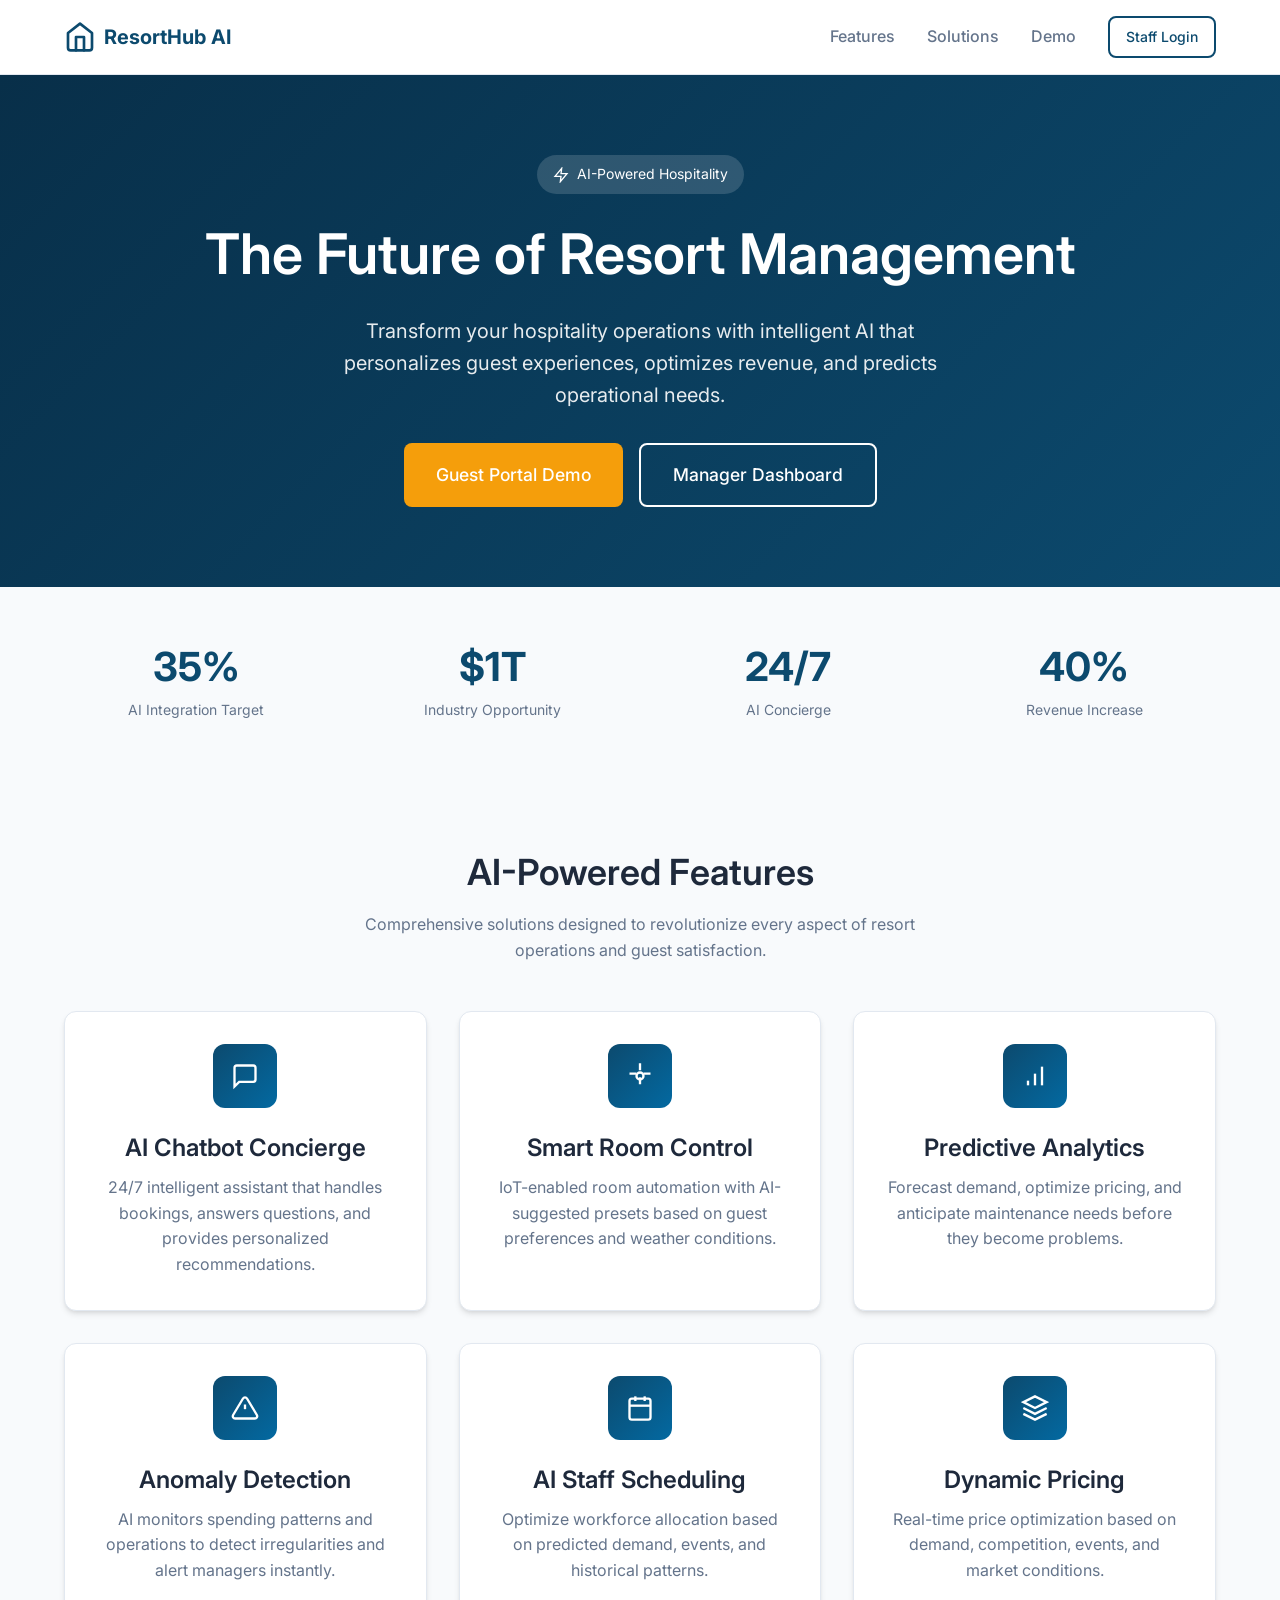
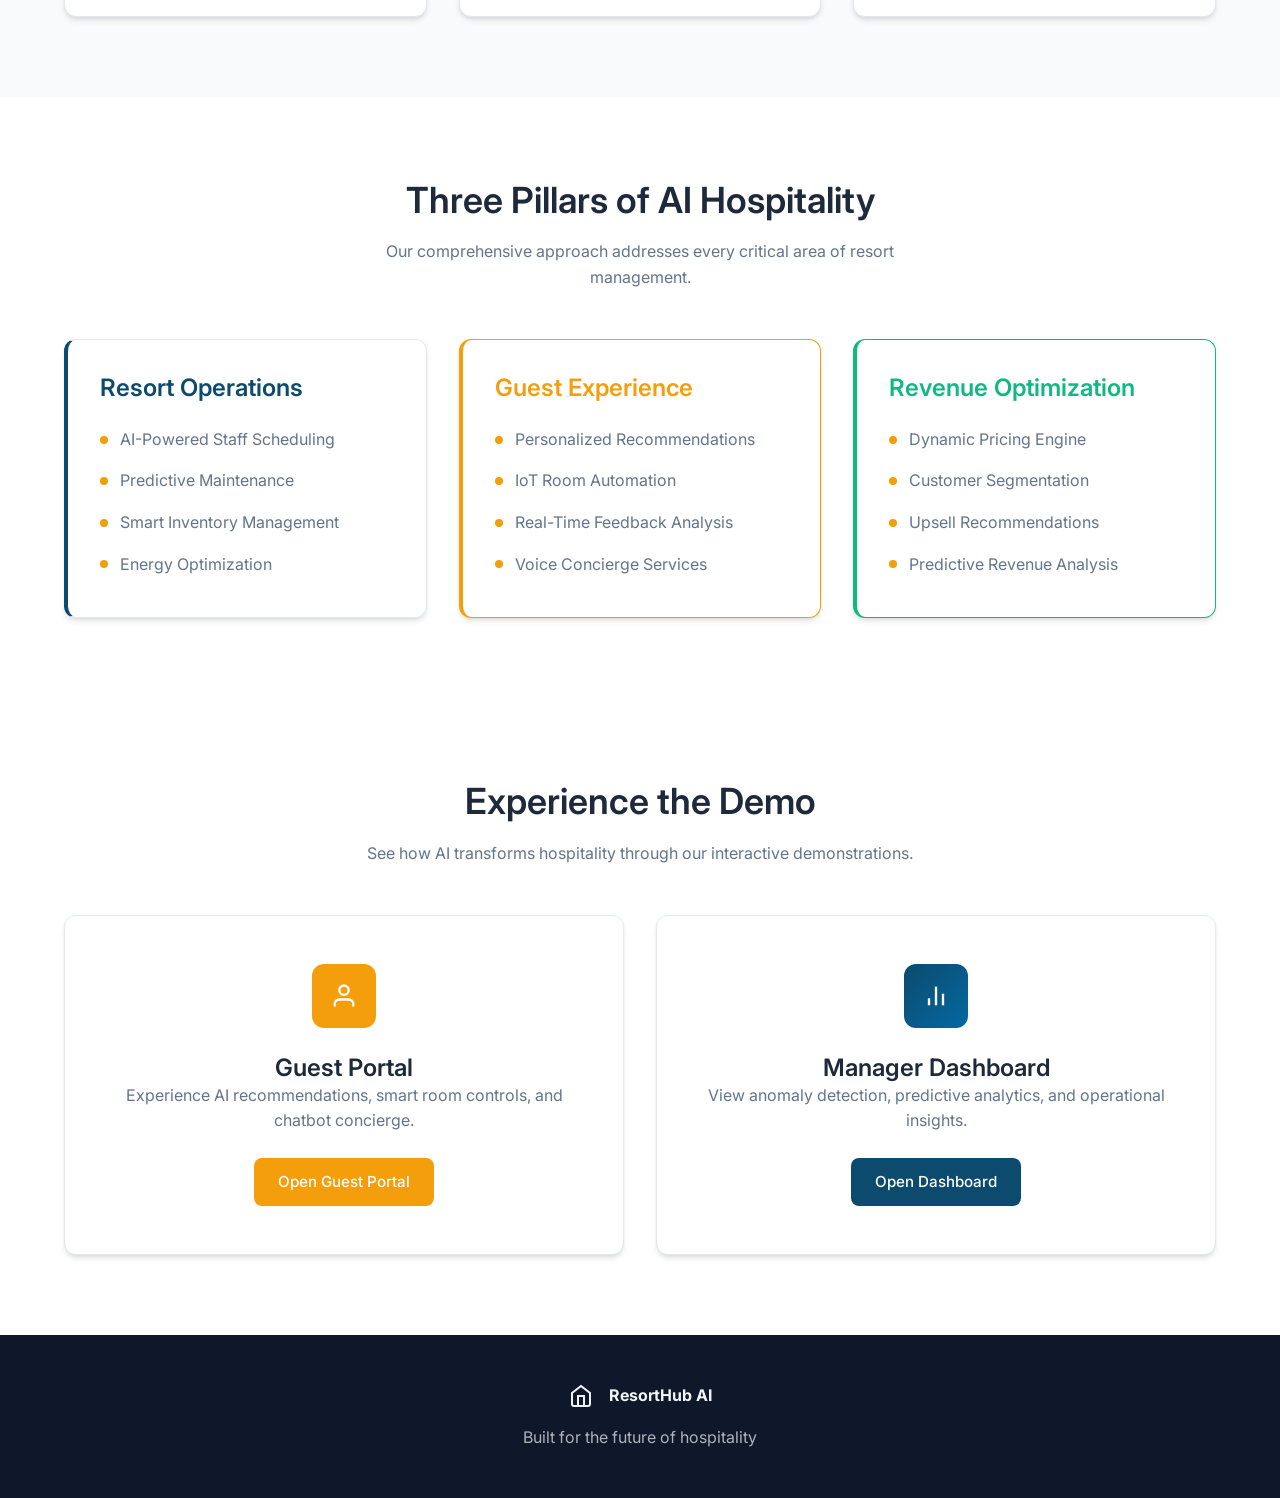
<file: public/index.html>
<!DOCTYPE html>
<html lang="en">
<head>
  <meta charset="UTF-8">
  <meta name="viewport" content="width=device-width, initial-scale=1.0">
  <title>ResortHub AI - Intelligent Hospitality Management</title>
  <link rel="stylesheet" href="css/styles.css">
  <link href="https://fonts.googleapis.com/css2?family=Inter:wght@400;500;600;700&display=swap" rel="stylesheet">
</head>
<body>
  <!-- Header -->
  <header class="header">
    <nav class="nav container">
      <a href="index.html" class="nav-brand">
        <svg xmlns="http://www.w3.org/2000/svg" viewBox="0 0 24 24" fill="none" stroke="currentColor" stroke-width="2" stroke-linecap="round" stroke-linejoin="round">
          <path d="M3 9l9-7 9 7v11a2 2 0 0 1-2 2H5a2 2 0 0 1-2-2z"></path>
          <polyline points="9 22 9 12 15 12 15 22"></polyline>
        </svg>
        ResortHub AI
      </a>
      <div class="nav-links">
        <a href="#features" class="nav-link">Features</a>
        <a href="#pillars" class="nav-link">Solutions</a>
        <a href="#demo" class="nav-link">Demo</a>
        <a href="staff/login.html" class="btn btn-outline btn-sm">Staff Login</a>
      </div>
    </nav>
  </header>

  <!-- Hero Section -->
  <section class="hero">
    <div class="container">
      <div class="hero-badge">
        <svg width="16" height="16" viewBox="0 0 24 24" fill="none" stroke="currentColor" stroke-width="2">
          <polygon points="13 2 3 14 12 14 11 22 21 10 12 10 13 2"></polygon>
        </svg>
        AI-Powered Hospitality
      </div>
      <h1>The Future of Resort Management</h1>
      <p>Transform your hospitality operations with intelligent AI that personalizes guest experiences, optimizes revenue, and predicts operational needs.</p>
      <div class="flex justify-center gap-2">
        <a href="guest/index.html" class="btn btn-accent btn-lg">Guest Portal Demo</a>
        <a href="manager/index.html" class="btn btn-outline btn-lg" style="border-color: white; color: white;">Manager Dashboard</a>
      </div>
    </div>
  </section>

  <!-- Stats -->
  <section class="container">
    <div class="stats">
      <div class="stat">
        <div class="stat-value">35%</div>
        <div class="stat-label">AI Integration Target</div>
      </div>
      <div class="stat">
        <div class="stat-value">$1T</div>
        <div class="stat-label">Industry Opportunity</div>
      </div>
      <div class="stat">
        <div class="stat-value">24/7</div>
        <div class="stat-label">AI Concierge</div>
      </div>
      <div class="stat">
        <div class="stat-value">40%</div>
        <div class="stat-label">Revenue Increase</div>
      </div>
    </div>
  </section>

  <!-- Features Section -->
  <section id="features" class="features">
    <div class="container">
      <div class="section-header">
        <h2>AI-Powered Features</h2>
        <p>Comprehensive solutions designed to revolutionize every aspect of resort operations and guest satisfaction.</p>
      </div>
      <div class="features-grid">
        <div class="card card-hover feature-card">
          <div class="feature-icon">
            <svg width="28" height="28" viewBox="0 0 24 24" fill="none" stroke="currentColor" stroke-width="2">
              <path d="M21 15a2 2 0 0 1-2 2H7l-4 4V5a2 2 0 0 1 2-2h14a2 2 0 0 1 2 2z"></path>
            </svg>
          </div>
          <h3>AI Chatbot Concierge</h3>
          <p>24/7 intelligent assistant that handles bookings, answers questions, and provides personalized recommendations.</p>
        </div>
        <div class="card card-hover feature-card">
          <div class="feature-icon">
            <svg width="28" height="28" viewBox="0 0 24 24" fill="none" stroke="currentColor" stroke-width="2">
              <circle cx="12" cy="12" r="3"></circle>
              <path d="M12 1v6m0 6v6m-9-9h6m6 0h6"></path>
            </svg>
          </div>
          <h3>Smart Room Control</h3>
          <p>IoT-enabled room automation with AI-suggested presets based on guest preferences and weather conditions.</p>
        </div>
        <div class="card card-hover feature-card">
          <div class="feature-icon">
            <svg width="28" height="28" viewBox="0 0 24 24" fill="none" stroke="currentColor" stroke-width="2">
              <line x1="12" y1="20" x2="12" y2="10"></line>
              <line x1="18" y1="20" x2="18" y2="4"></line>
              <line x1="6" y1="20" x2="6" y2="16"></line>
            </svg>
          </div>
          <h3>Predictive Analytics</h3>
          <p>Forecast demand, optimize pricing, and anticipate maintenance needs before they become problems.</p>
        </div>
        <div class="card card-hover feature-card">
          <div class="feature-icon">
            <svg width="28" height="28" viewBox="0 0 24 24" fill="none" stroke="currentColor" stroke-width="2">
              <path d="M10.29 3.86L1.82 18a2 2 0 0 0 1.71 3h16.94a2 2 0 0 0 1.71-3L13.71 3.86a2 2 0 0 0-3.42 0z"></path>
              <line x1="12" y1="9" x2="12" y2="13"></line>
              <line x1="12" y1="17" x2="12.01" y2="17"></line>
            </svg>
          </div>
          <h3>Anomaly Detection</h3>
          <p>AI monitors spending patterns and operations to detect irregularities and alert managers instantly.</p>
        </div>
        <div class="card card-hover feature-card">
          <div class="feature-icon">
            <svg width="28" height="28" viewBox="0 0 24 24" fill="none" stroke="currentColor" stroke-width="2">
              <rect x="3" y="4" width="18" height="18" rx="2" ry="2"></rect>
              <line x1="16" y1="2" x2="16" y2="6"></line>
              <line x1="8" y1="2" x2="8" y2="6"></line>
              <line x1="3" y1="10" x2="21" y2="10"></line>
            </svg>
          </div>
          <h3>AI Staff Scheduling</h3>
          <p>Optimize workforce allocation based on predicted demand, events, and historical patterns.</p>
        </div>
        <div class="card card-hover feature-card">
          <div class="feature-icon">
            <svg width="28" height="28" viewBox="0 0 24 24" fill="none" stroke="currentColor" stroke-width="2">
              <path d="M12 2L2 7l10 5 10-5-10-5z"></path>
              <path d="M2 17l10 5 10-5"></path>
              <path d="M2 12l10 5 10-5"></path>
            </svg>
          </div>
          <h3>Dynamic Pricing</h3>
          <p>Real-time price optimization based on demand, competition, events, and market conditions.</p>
        </div>
      </div>
    </div>
  </section>

  <!-- Three Pillars -->
  <section id="pillars" class="pillars">
    <div class="container">
      <div class="section-header">
        <h2>Three Pillars of AI Hospitality</h2>
        <p>Our comprehensive approach addresses every critical area of resort management.</p>
      </div>
      <div class="grid grid-3 gap-4">
        <div class="card pillar-card">
          <h3>Resort Operations</h3>
          <ul class="pillar-list">
            <li>AI-Powered Staff Scheduling</li>
            <li>Predictive Maintenance</li>
            <li>Smart Inventory Management</li>
            <li>Energy Optimization</li>
          </ul>
        </div>
        <div class="card pillar-card" style="border-color: var(--accent);">
          <h3 style="color: var(--accent);">Guest Experience</h3>
          <ul class="pillar-list">
            <li>Personalized Recommendations</li>
            <li>IoT Room Automation</li>
            <li>Real-Time Feedback Analysis</li>
            <li>Voice Concierge Services</li>
          </ul>
        </div>
        <div class="card pillar-card" style="border-color: var(--success);">
          <h3 style="color: var(--success);">Revenue Optimization</h3>
          <ul class="pillar-list">
            <li>Dynamic Pricing Engine</li>
            <li>Customer Segmentation</li>
            <li>Upsell Recommendations</li>
            <li>Predictive Revenue Analysis</li>
          </ul>
        </div>
      </div>
    </div>
  </section>

  <!-- Demo Section -->
  <section id="demo" class="features" style="background: var(--surface);">
    <div class="container">
      <div class="section-header">
        <h2>Experience the Demo</h2>
        <p>See how AI transforms hospitality through our interactive demonstrations.</p>
      </div>
      <div class="grid grid-2 gap-4">
        <a href="guest/index.html" class="card card-hover" style="text-align: center; padding: 3rem;">
          <div class="feature-icon" style="background: var(--accent); margin: 0 auto 1.5rem;">
            <svg width="28" height="28" viewBox="0 0 24 24" fill="none" stroke="currentColor" stroke-width="2">
              <path d="M20 21v-2a4 4 0 0 0-4-4H8a4 4 0 0 0-4 4v2"></path>
              <circle cx="12" cy="7" r="4"></circle>
            </svg>
          </div>
          <h3>Guest Portal</h3>
          <p class="text-muted">Experience AI recommendations, smart room controls, and chatbot concierge.</p>
          <span class="btn btn-accent mt-3">Open Guest Portal</span>
        </a>
        
        <a href="manager/index.html" class="card card-hover" style="text-align: center; padding: 3rem;">
          <div class="feature-icon" style="margin: 0 auto 1.5rem;">
            <svg width="28" height="28" viewBox="0 0 24 24" fill="none" stroke="currentColor" stroke-width="2">
              <line x1="18" y1="20" x2="18" y2="10"></line>
              <line x1="12" y1="20" x2="12" y2="4"></line>
              <line x1="6" y1="20" x2="6" y2="14"></line>
            </svg>
          </div>
          <h3>Manager Dashboard</h3>
          <p class="text-muted">View anomaly detection, predictive analytics, and operational insights.</p>
          <span class="btn btn-primary mt-3">Open Dashboard</span>
        </a>
      </div>
    </div>
  </section>

  <!-- Footer -->
  <footer class="footer">
    <div class="container">
      <div class="flex items-center justify-center gap-2 mb-2">
        <svg width="24" height="24" viewBox="0 0 24 24" fill="none" stroke="currentColor" stroke-width="2">
          <path d="M3 9l9-7 9 7v11a2 2 0 0 1-2 2H5a2 2 0 0 1-2-2z"></path>
          <polyline points="9 22 9 12 15 12 15 22"></polyline>
        </svg>
        <span class="font-bold">ResortHub AI</span>
      </div>
      <p>Built for the future of hospitality</p>
    </div>
  </footer>
  </body>
  </html>
</file>
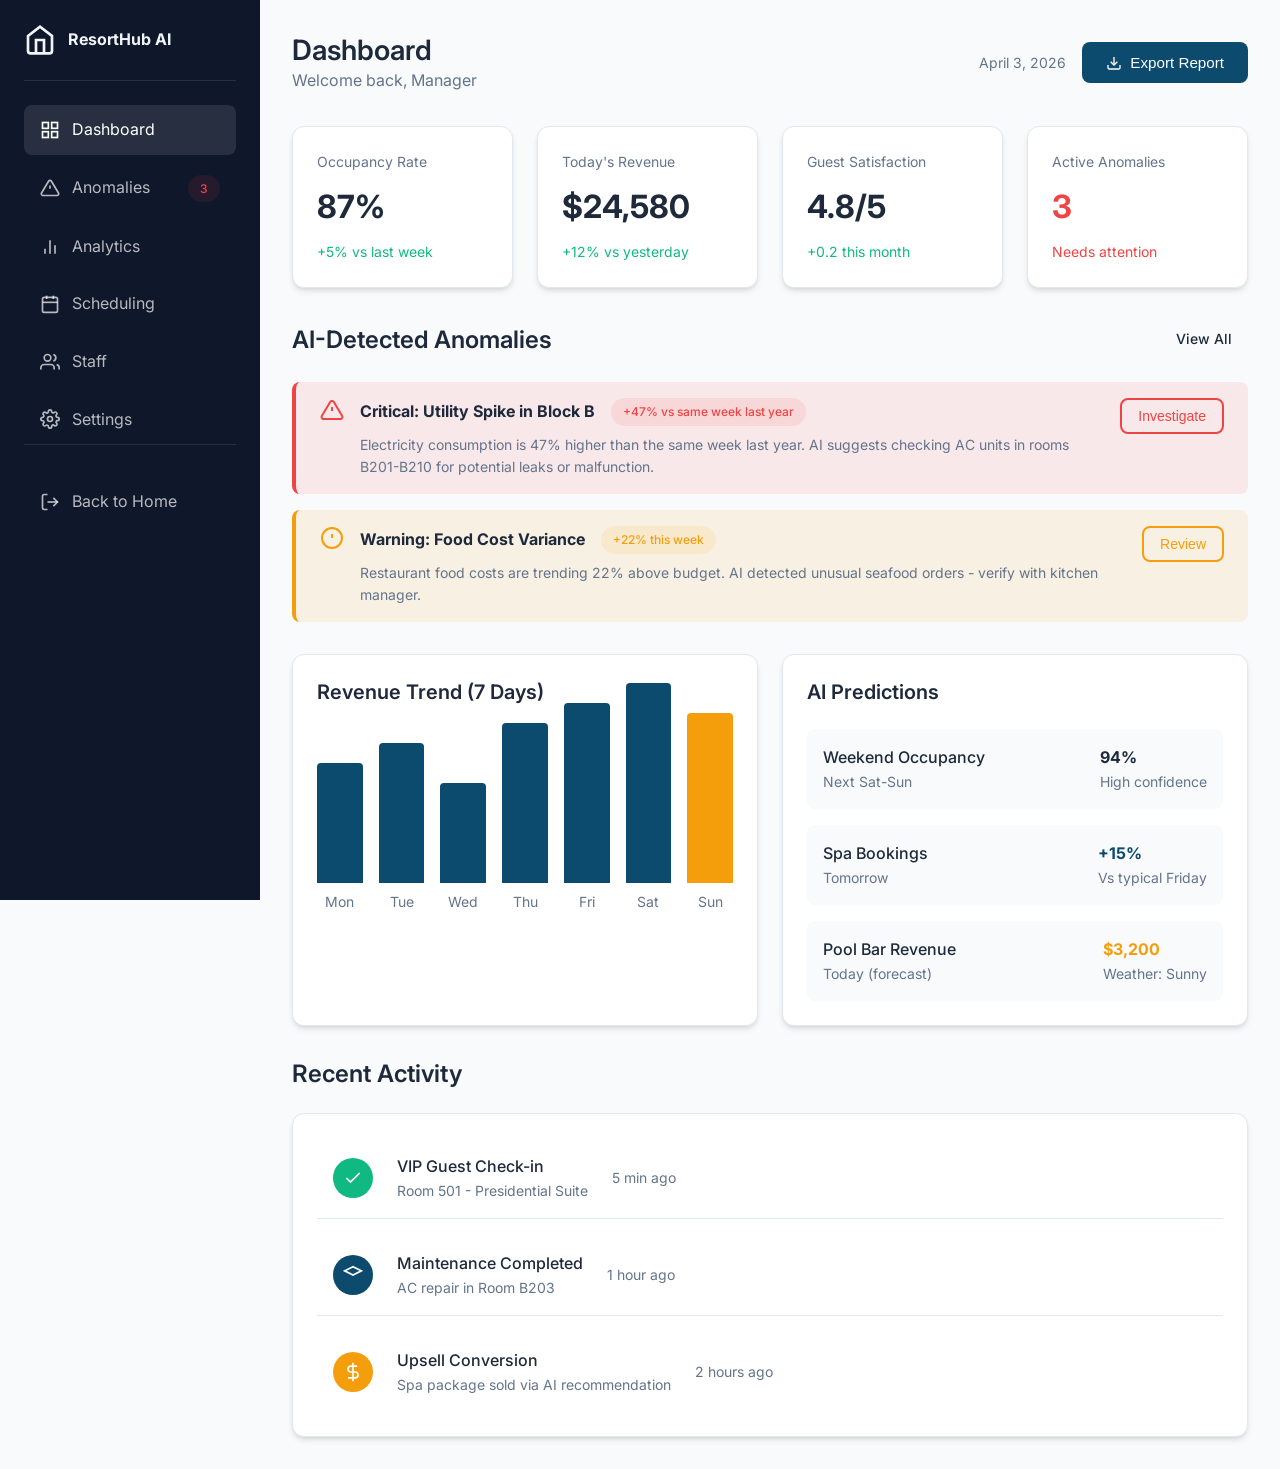
<file: public/manager/index.html>
<!DOCTYPE html>
<html lang="en">
<head>
  <meta charset="UTF-8">
  <meta name="viewport" content="width=device-width, initial-scale=1.0">
  <title>Manager Dashboard - ResortHub AI</title>
  <link rel="stylesheet" href="../css/styles.css">
  <link href="https://fonts.googleapis.com/css2?family=Inter:wght@400;500;600;700&display=swap" rel="stylesheet">
</head>
<body>
  <div class="dashboard">
    <!-- Sidebar -->
    <aside class="sidebar">
      <div class="sidebar-brand">
        <svg width="32" height="32" viewBox="0 0 24 24" fill="none" stroke="currentColor" stroke-width="2">
          <path d="M3 9l9-7 9 7v11a2 2 0 0 1-2 2H5a2 2 0 0 1-2-2z"></path>
          <polyline points="9 22 9 12 15 12 15 22"></polyline>
        </svg>
        <span class="font-bold">ResortHub AI</span>
      </div>
      <nav class="sidebar-nav">
        <a href="index.html" class="sidebar-link active">
          <svg width="20" height="20" viewBox="0 0 24 24" fill="none" stroke="currentColor" stroke-width="2">
            <rect x="3" y="3" width="7" height="7"></rect>
            <rect x="14" y="3" width="7" height="7"></rect>
            <rect x="14" y="14" width="7" height="7"></rect>
            <rect x="3" y="14" width="7" height="7"></rect>
          </svg>
          Dashboard
        </a>
        <a href="anomalies.html" class="sidebar-link">
          <svg width="20" height="20" viewBox="0 0 24 24" fill="none" stroke="currentColor" stroke-width="2">
            <path d="M10.29 3.86L1.82 18a2 2 0 0 0 1.71 3h16.94a2 2 0 0 0 1.71-3L13.71 3.86a2 2 0 0 0-3.42 0z"></path>
            <line x1="12" y1="9" x2="12" y2="13"></line>
            <line x1="12" y1="17" x2="12.01" y2="17"></line>
          </svg>
          Anomalies
          <span class="badge badge-error" style="margin-left: auto;">3</span>
        </a>
        <a href="analytics.html" class="sidebar-link">
          <svg width="20" height="20" viewBox="0 0 24 24" fill="none" stroke="currentColor" stroke-width="2">
            <line x1="18" y1="20" x2="18" y2="10"></line>
            <line x1="12" y1="20" x2="12" y2="4"></line>
            <line x1="6" y1="20" x2="6" y2="14"></line>
          </svg>
          Analytics
        </a>
        <a href="#" class="sidebar-link">
          <svg width="20" height="20" viewBox="0 0 24 24" fill="none" stroke="currentColor" stroke-width="2">
            <rect x="3" y="4" width="18" height="18" rx="2" ry="2"></rect>
            <line x1="16" y1="2" x2="16" y2="6"></line>
            <line x1="8" y1="2" x2="8" y2="6"></line>
            <line x1="3" y1="10" x2="21" y2="10"></line>
          </svg>
          Scheduling
        </a>
        <a href="#" class="sidebar-link">
          <svg width="20" height="20" viewBox="0 0 24 24" fill="none" stroke="currentColor" stroke-width="2">
            <path d="M17 21v-2a4 4 0 0 0-4-4H5a4 4 0 0 0-4 4v2"></path>
            <circle cx="9" cy="7" r="4"></circle>
            <path d="M23 21v-2a4 4 0 0 0-3-3.87"></path>
            <path d="M16 3.13a4 4 0 0 1 0 7.75"></path>
          </svg>
          Staff
        </a>
        <a href="#" class="sidebar-link">
          <svg width="20" height="20" viewBox="0 0 24 24" fill="none" stroke="currentColor" stroke-width="2">
            <circle cx="12" cy="12" r="3"></circle>
            <path d="M19.4 15a1.65 1.65 0 0 0 .33 1.82l.06.06a2 2 0 0 1 0 2.83 2 2 0 0 1-2.83 0l-.06-.06a1.65 1.65 0 0 0-1.82-.33 1.65 1.65 0 0 0-1 1.51V21a2 2 0 0 1-2 2 2 2 0 0 1-2-2v-.09A1.65 1.65 0 0 0 9 19.4a1.65 1.65 0 0 0-1.82.33l-.06.06a2 2 0 0 1-2.83 0 2 2 0 0 1 0-2.83l.06-.06a1.65 1.65 0 0 0 .33-1.82 1.65 1.65 0 0 0-1.51-1H3a2 2 0 0 1-2-2 2 2 0 0 1 2-2h.09A1.65 1.65 0 0 0 4.6 9a1.65 1.65 0 0 0-.33-1.82l-.06-.06a2 2 0 0 1 0-2.83 2 2 0 0 1 2.83 0l.06.06a1.65 1.65 0 0 0 1.82.33H9a1.65 1.65 0 0 0 1-1.51V3a2 2 0 0 1 2-2 2 2 0 0 1 2 2v.09a1.65 1.65 0 0 0 1 1.51 1.65 1.65 0 0 0 1.82-.33l.06-.06a2 2 0 0 1 2.83 0 2 2 0 0 1 0 2.83l-.06.06a1.65 1.65 0 0 0-.33 1.82V9a1.65 1.65 0 0 0 1.51 1H21a2 2 0 0 1 2 2 2 2 0 0 1-2 2h-.09a1.65 1.65 0 0 0-1.51 1z"></path>
          </svg>
          Settings
        </a>
      </nav>
      <div style="margin-top: auto; padding-top: 2rem; border-top: 1px solid rgba(255,255,255,0.1);">
        <a href="../index.html" class="sidebar-link">
          <svg width="20" height="20" viewBox="0 0 24 24" fill="none" stroke="currentColor" stroke-width="2">
            <path d="M9 21H5a2 2 0 0 1-2-2V5a2 2 0 0 1 2-2h4"></path>
            <polyline points="16 17 21 12 16 7"></polyline>
            <line x1="21" y1="12" x2="9" y2="12"></line>
          </svg>
          Back to Home
        </a>
      </div>
    </aside>

    <!-- Main Content -->
    <main class="main-content">
      <div class="dashboard-header">
        <div>
          <h1 style="font-size: 1.75rem;">Dashboard</h1>
          <p class="text-muted">Welcome back, Manager</p>
        </div>
        <div class="flex items-center gap-2">
          <span class="text-sm text-muted">April 3, 2026</span>
          <button class="btn btn-primary">
            <svg width="16" height="16" viewBox="0 0 24 24" fill="none" stroke="currentColor" stroke-width="2">
              <path d="M21 15v4a2 2 0 0 1-2 2H5a2 2 0 0 1-2-2v-4"></path>
              <polyline points="7 10 12 15 17 10"></polyline>
              <line x1="12" y1="15" x2="12" y2="3"></line>
            </svg>
            Export Report
          </button>
        </div>
      </div>

      <!-- KPI Cards -->
      <div class="kpi-grid">
        <div class="card kpi-card">
          <p class="kpi-label">Occupancy Rate</p>
          <p class="kpi-value">87%</p>
          <p class="kpi-change positive">+5% vs last week</p>
        </div>
        <div class="card kpi-card">
          <p class="kpi-label">Today's Revenue</p>
          <p class="kpi-value">$24,580</p>
          <p class="kpi-change positive">+12% vs yesterday</p>
        </div>
        <div class="card kpi-card">
          <p class="kpi-label">Guest Satisfaction</p>
          <p class="kpi-value">4.8/5</p>
          <p class="kpi-change positive">+0.2 this month</p>
        </div>
        <div class="card kpi-card">
          <p class="kpi-label">Active Anomalies</p>
          <p class="kpi-value" style="color: var(--error);">3</p>
          <p class="kpi-change negative">Needs attention</p>
        </div>
      </div>

      <!-- Anomaly Alerts -->
      <section class="mb-4">
        <div class="flex items-center justify-between mb-3">
          <h3>AI-Detected Anomalies</h3>
          <a href="anomalies.html" class="btn btn-ghost btn-sm">View All</a>
        </div>
        <div class="grid gap-2">
          <div class="alert alert-error">
            <svg width="24" height="24" viewBox="0 0 24 24" fill="none" stroke="var(--error)" stroke-width="2" style="flex-shrink: 0;">
              <path d="M10.29 3.86L1.82 18a2 2 0 0 0 1.71 3h16.94a2 2 0 0 0 1.71-3L13.71 3.86a2 2 0 0 0-3.42 0z"></path>
              <line x1="12" y1="9" x2="12" y2="13"></line>
              <line x1="12" y1="17" x2="12.01" y2="17"></line>
            </svg>
            <div class="flex-1">
              <div class="flex items-center gap-2">
                <span class="font-bold">Critical: Utility Spike in Block B</span>
                <span class="badge badge-error">+47% vs same week last year</span>
              </div>
              <p class="text-sm text-muted mt-1">Electricity consumption is 47% higher than the same week last year. AI suggests checking AC units in rooms B201-B210 for potential leaks or malfunction.</p>
            </div>
            <button class="btn btn-sm btn-outline" style="border-color: var(--error); color: var(--error);">Investigate</button>
          </div>
          <div class="alert alert-warning">
            <svg width="24" height="24" viewBox="0 0 24 24" fill="none" stroke="var(--warning)" stroke-width="2" style="flex-shrink: 0;">
              <circle cx="12" cy="12" r="10"></circle>
              <line x1="12" y1="8" x2="12" y2="12"></line>
              <line x1="12" y1="16" x2="12.01" y2="16"></line>
            </svg>
            <div class="flex-1">
              <div class="flex items-center gap-2">
                <span class="font-bold">Warning: Food Cost Variance</span>
                <span class="badge badge-warning">+22% this week</span>
              </div>
              <p class="text-sm text-muted mt-1">Restaurant food costs are trending 22% above budget. AI detected unusual seafood orders - verify with kitchen manager.</p>
            </div>
            <button class="btn btn-sm btn-outline" style="border-color: var(--warning); color: var(--warning);">Review</button>
          </div>
        </div>
      </section>

      <!-- Charts Row -->
      <div class="grid grid-2 gap-3 mb-4">
        <div class="card">
          <h4 class="mb-3">Revenue Trend (7 Days)</h4>
          <div style="height: 200px; display: flex; align-items: flex-end; gap: 1rem; padding: 1rem 0;">
            <div style="flex: 1; display: flex; flex-direction: column; align-items: center; gap: 0.5rem;">
              <div style="width: 100%; background: var(--primary); border-radius: 4px 4px 0 0; height: 120px;"></div>
              <span class="text-sm text-muted">Mon</span>
            </div>
            <div style="flex: 1; display: flex; flex-direction: column; align-items: center; gap: 0.5rem;">
              <div style="width: 100%; background: var(--primary); border-radius: 4px 4px 0 0; height: 140px;"></div>
              <span class="text-sm text-muted">Tue</span>
            </div>
            <div style="flex: 1; display: flex; flex-direction: column; align-items: center; gap: 0.5rem;">
              <div style="width: 100%; background: var(--primary); border-radius: 4px 4px 0 0; height: 100px;"></div>
              <span class="text-sm text-muted">Wed</span>
            </div>
            <div style="flex: 1; display: flex; flex-direction: column; align-items: center; gap: 0.5rem;">
              <div style="width: 100%; background: var(--primary); border-radius: 4px 4px 0 0; height: 160px;"></div>
              <span class="text-sm text-muted">Thu</span>
            </div>
            <div style="flex: 1; display: flex; flex-direction: column; align-items: center; gap: 0.5rem;">
              <div style="width: 100%; background: var(--primary); border-radius: 4px 4px 0 0; height: 180px;"></div>
              <span class="text-sm text-muted">Fri</span>
            </div>
            <div style="flex: 1; display: flex; flex-direction: column; align-items: center; gap: 0.5rem;">
              <div style="width: 100%; background: var(--primary); border-radius: 4px 4px 0 0; height: 200px;"></div>
              <span class="text-sm text-muted">Sat</span>
            </div>
            <div style="flex: 1; display: flex; flex-direction: column; align-items: center; gap: 0.5rem;">
              <div style="width: 100%; background: var(--accent); border-radius: 4px 4px 0 0; height: 170px;"></div>
              <span class="text-sm text-muted">Sun</span>
            </div>
          </div>
        </div>
        <div class="card">
          <h4 class="mb-3">AI Predictions</h4>
          <div class="grid gap-2">
            <div class="flex items-center justify-between p-2" style="background: var(--background); border-radius: var(--radius-sm);">
              <div>
                <p class="font-medium">Weekend Occupancy</p>
                <p class="text-sm text-muted">Next Sat-Sun</p>
              </div>
              <div class="text-right">
                <p class="font-bold text-success">94%</p>
                <p class="text-sm text-muted">High confidence</p>
              </div>
            </div>
            <div class="flex items-center justify-between p-2" style="background: var(--background); border-radius: var(--radius-sm);">
              <div>
                <p class="font-medium">Spa Bookings</p>
                <p class="text-sm text-muted">Tomorrow</p>
              </div>
              <div class="text-right">
                <p class="font-bold text-primary">+15%</p>
                <p class="text-sm text-muted">Vs typical Friday</p>
              </div>
            </div>
            <div class="flex items-center justify-between p-2" style="background: var(--background); border-radius: var(--radius-sm);">
              <div>
                <p class="font-medium">Pool Bar Revenue</p>
                <p class="text-sm text-muted">Today (forecast)</p>
              </div>
              <div class="text-right">
                <p class="font-bold text-accent">$3,200</p>
                <p class="text-sm text-muted">Weather: Sunny</p>
              </div>
            </div>
          </div>
        </div>
      </div>

      <!-- Recent Activity -->
      <section>
        <h3 class="mb-3">Recent Activity</h3>
        <div class="card">
          <div class="grid gap-2">
            <div class="flex items-center gap-3 p-2" style="border-bottom: 1px solid var(--border);">
              <div style="width: 40px; height: 40px; background: var(--success); border-radius: 50%; display: flex; align-items: center; justify-content: center;">
                <svg width="20" height="20" viewBox="0 0 24 24" fill="none" stroke="white" stroke-width="2">
                  <polyline points="20 6 9 17 4 12"></polyline>
                </svg>
              </div>
              <div class="flex-1">
                <p class="font-medium">VIP Guest Check-in</p>
                <p class="text-sm text-muted">Room 501 - Presidential Suite</p>
              </div>
              <span class="text-sm text-muted">5 min ago</span>
            </div>
            <div class="flex items-center gap-3 p-2" style="border-bottom: 1px solid var(--border);">
              <div style="width: 40px; height: 40px; background: var(--primary); border-radius: 50%; display: flex; align-items: center; justify-content: center;">
                <svg width="20" height="20" viewBox="0 0 24 24" fill="none" stroke="white" stroke-width="2">
                  <path d="M12 2L2 7l10 5 10-5-10-5z"></path>
                </svg>
              </div>
              <div class="flex-1">
                <p class="font-medium">Maintenance Completed</p>
                <p class="text-sm text-muted">AC repair in Room B203</p>
              </div>
              <span class="text-sm text-muted">1 hour ago</span>
            </div>
            <div class="flex items-center gap-3 p-2">
              <div style="width: 40px; height: 40px; background: var(--accent); border-radius: 50%; display: flex; align-items: center; justify-content: center;">
                <svg width="20" height="20" viewBox="0 0 24 24" fill="none" stroke="white" stroke-width="2">
                  <line x1="12" y1="1" x2="12" y2="23"></line>
                  <path d="M17 5H9.5a3.5 3.5 0 0 0 0 7h5a3.5 3.5 0 0 1 0 7H6"></path>
                </svg>
              </div>
              <div class="flex-1">
                <p class="font-medium">Upsell Conversion</p>
                <p class="text-sm text-muted">Spa package sold via AI recommendation</p>
              </div>
              <span class="text-sm text-muted">2 hours ago</span>
            </div>
          </div>
        </div>
      </section>
    </main>
  </div>
  </body>
  </html>
</file>
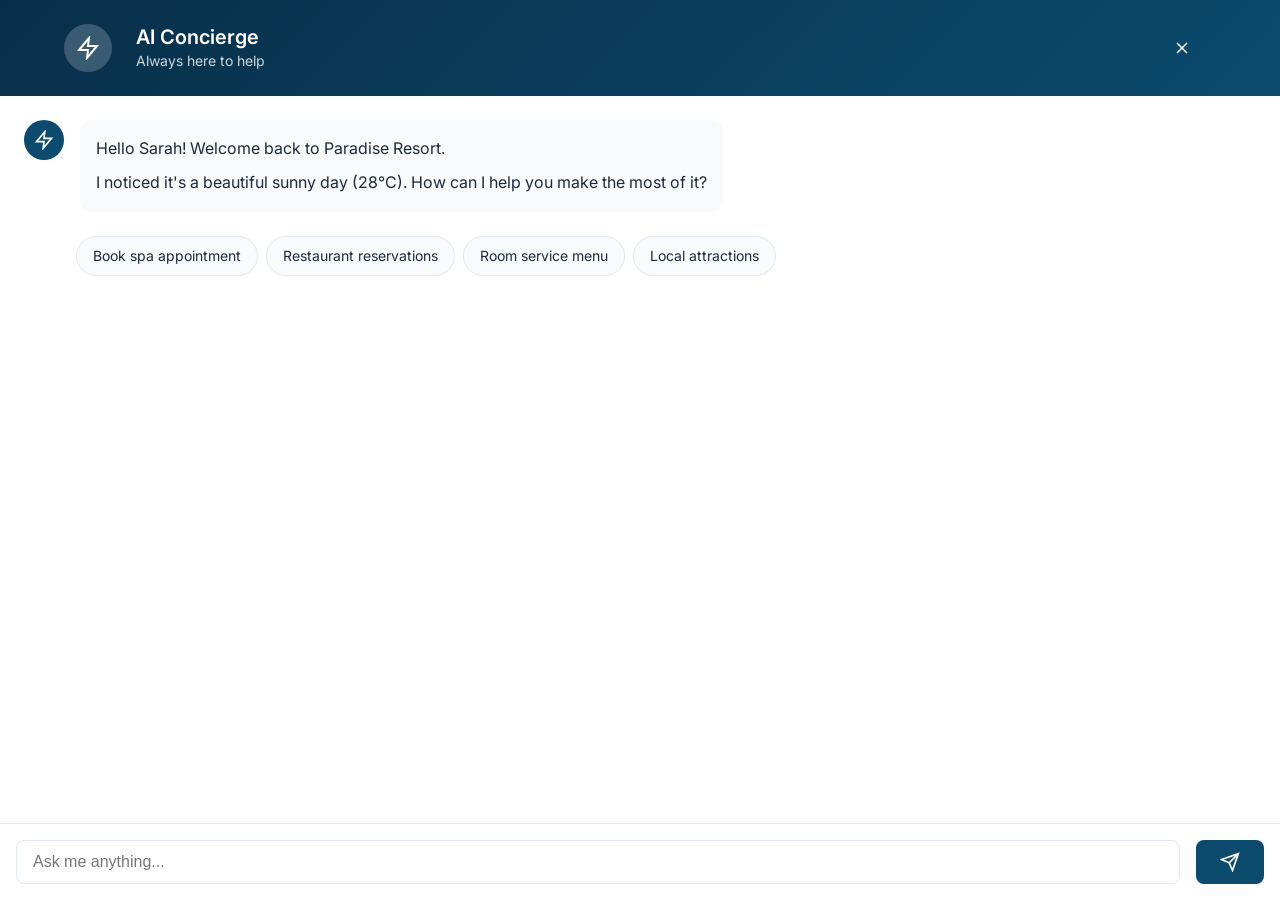
<file: public/guest/chat.html>
<!DOCTYPE html>
<html lang="en">
<head>
  <meta charset="UTF-8">
  <meta name="viewport" content="width=device-width, initial-scale=1.0">
  <title>AI Concierge - ResortHub AI</title>
  <link rel="stylesheet" href="../css/styles.css">
  <link href="https://fonts.googleapis.com/css2?family=Inter:wght@400;500;600;700&display=swap" rel="stylesheet">
  <style>
    .suggestion-chip {
      display: inline-block;
      padding: 0.5rem 1rem;
      background: var(--background);
      border: 1px solid var(--border);
      border-radius: 9999px;
      font-size: 0.875rem;
      cursor: pointer;
      transition: all 0.2s;
    }
    .suggestion-chip:hover {
      background: var(--primary);
      color: white;
      border-color: var(--primary);
    }
    .typing-indicator {
      display: flex;
      gap: 4px;
      padding: 1rem;
    }
    .typing-indicator span {
      width: 8px;
      height: 8px;
      background: var(--text-muted);
      border-radius: 50%;
      animation: bounce 1.4s infinite ease-in-out;
    }
    .typing-indicator span:nth-child(1) { animation-delay: -0.32s; }
    .typing-indicator span:nth-child(2) { animation-delay: -0.16s; }
    @keyframes bounce {
      0%, 80%, 100% { transform: scale(0); }
      40% { transform: scale(1); }
    }
  </style>
</head>
<body style="display: flex; flex-direction: column; height: 100vh;">
  <!-- Guest Header -->
  <header class="guest-header">
    <div class="container">
      <div class="flex items-center justify-between">
        <div class="flex items-center gap-3">
          <div style="width: 48px; height: 48px; background: rgba(255,255,255,0.2); border-radius: 50%; display: flex; align-items: center; justify-content: center;">
            <svg width="24" height="24" viewBox="0 0 24 24" fill="none" stroke="currentColor" stroke-width="2">
              <polygon points="13 2 3 14 12 14 11 22 21 10 12 10 13 2"></polygon>
            </svg>
          </div>
          <div>
            <h2 style="font-size: 1.25rem;">AI Concierge</h2>
            <p class="text-sm" style="opacity: 0.8;">Always here to help</p>
          </div>
        </div>
        <a href="index.html" class="btn btn-ghost" style="color: white;">
          <svg width="20" height="20" viewBox="0 0 24 24" fill="none" stroke="currentColor" stroke-width="2">
            <line x1="18" y1="6" x2="6" y2="18"></line>
            <line x1="6" y1="6" x2="18" y2="18"></line>
          </svg>
        </a>
      </div>
    </div>
  </header>

  <!-- Chat Container -->
  <div class="chat-container" style="flex: 1; margin: 0; border-radius: 0; border: none;">
    <div class="chat-messages" id="chat-messages">
      <!-- AI Welcome Message -->
      <div class="chat-message animate-fade-in">
        <div class="chat-avatar">
          <svg width="20" height="20" viewBox="0 0 24 24" fill="none" stroke="currentColor" stroke-width="2">
            <polygon points="13 2 3 14 12 14 11 22 21 10 12 10 13 2"></polygon>
          </svg>
        </div>
        <div class="chat-bubble">
          <p>Hello Sarah! Welcome back to Paradise Resort.</p>
          <p class="mt-1">I noticed it's a beautiful sunny day (28°C). How can I help you make the most of it?</p>
        </div>
      </div>

      <!-- Suggestions -->
      <div class="flex gap-1 flex-wrap mb-4" style="margin-left: 52px;">
        <span class="suggestion-chip" onclick="sendMessage(this.textContent)">Book spa appointment</span>
        <span class="suggestion-chip" onclick="sendMessage(this.textContent)">Restaurant reservations</span>
        <span class="suggestion-chip" onclick="sendMessage(this.textContent)">Room service menu</span>
        <span class="suggestion-chip" onclick="sendMessage(this.textContent)">Local attractions</span>
      </div>
    </div>

    <!-- Chat Input -->
    <div class="chat-input-area">
      <input type="text" class="input chat-input" id="chat-input" placeholder="Ask me anything..." onkeypress="handleKeyPress(event)">
      <button class="btn btn-primary" onclick="sendUserMessage()">
        <svg width="20" height="20" viewBox="0 0 24 24" fill="none" stroke="currentColor" stroke-width="2">
          <line x1="22" y1="2" x2="11" y2="13"></line>
          <polygon points="22 2 15 22 11 13 2 9 22 2"></polygon>
        </svg>
      </button>
    </div>
  </div>

  <script>
    const chatMessages = document.getElementById('chat-messages');
    const chatInput = document.getElementById('chat-input');

    // AI Responses based on context
    const aiResponses = {
      'book spa appointment': {
        text: "I'd be happy to help you book a spa appointment! Based on your preferences from your last visit, I recommend the Deep Tissue Massage. We have availability today at 3:00 PM or 5:30 PM. Which would you prefer?",
        suggestions: ['3:00 PM', '5:30 PM', 'Show other services']
      },
      'restaurant reservations': {
        text: "For tonight, I recommend The Ocean Terrace - they have a special seafood menu and it's perfect weather for outdoor dining. Would you like a table at 7:00 PM or 8:30 PM?",
        suggestions: ['7:00 PM', '8:30 PM', 'Other restaurants']
      },
      'room service menu': {
        text: "I can help with that! Given the warm weather, our most popular items right now are the Mango Smoothie (15% off today!) and the Caesar Salad. Would you like me to place an order?",
        suggestions: ['Order Mango Smoothie', 'See full menu', 'Order Caesar Salad']
      },
      'local attractions': {
        text: "Great choice! Here are today's top recommendations:\n\n1. Sunset Cruise - Departs 5:30 PM (only 2 spots left!)\n2. Beach Volleyball Tournament - 4:00 PM\n3. Night Market - Opens 6:00 PM\n\nWould you like me to book any of these?",
        suggestions: ['Book Sunset Cruise', 'More activities', 'Get directions']
      },
      'default': {
        text: "I understand you're looking for assistance. Let me help you with that. Is there anything specific about your stay I can help with - dining, activities, room service, or spa services?",
        suggestions: ['Dining options', 'Today\'s activities', 'Room service']
      }
    };

    function handleKeyPress(event) {
      if (event.key === 'Enter') {
        sendUserMessage();
      }
    }

    function sendMessage(text) {
      chatInput.value = text;
      sendUserMessage();
    }

    function sendUserMessage() {
      const message = chatInput.value.trim();
      if (!message) return;

      // Add user message
      const userDiv = document.createElement('div');
      userDiv.className = 'chat-message user animate-fade-in';
      userDiv.innerHTML = `
        <div class="chat-avatar" style="background: var(--accent);">
          <svg width="20" height="20" viewBox="0 0 24 24" fill="none" stroke="currentColor" stroke-width="2">
            <path d="M20 21v-2a4 4 0 0 0-4-4H8a4 4 0 0 0-4 4v2"></path>
            <circle cx="12" cy="7" r="4"></circle>
          </svg>
        </div>
        <div class="chat-bubble">${message}</div>
      `;
      chatMessages.appendChild(userDiv);
      chatInput.value = '';

      // Show typing indicator
      const typingDiv = document.createElement('div');
      typingDiv.className = 'chat-message animate-fade-in';
      typingDiv.id = 'typing';
      typingDiv.innerHTML = `
        <div class="chat-avatar">
          <svg width="20" height="20" viewBox="0 0 24 24" fill="none" stroke="currentColor" stroke-width="2">
            <polygon points="13 2 3 14 12 14 11 22 21 10 12 10 13 2"></polygon>
          </svg>
        </div>
        <div class="chat-bubble">
          <div class="typing-indicator">
            <span></span><span></span><span></span>
          </div>
        </div>
      `;
      chatMessages.appendChild(typingDiv);
      chatMessages.scrollTop = chatMessages.scrollHeight;

      // Get AI response
      const lowerMessage = message.toLowerCase();
      let response = aiResponses['default'];
      
      for (const key in aiResponses) {
        if (lowerMessage.includes(key) || key.includes(lowerMessage)) {
          response = aiResponses[key];
          break;
        }
      }

      // Simulate AI thinking
      setTimeout(() => {
        // Remove typing indicator
        document.getElementById('typing').remove();

        // Add AI response
        const aiDiv = document.createElement('div');
        aiDiv.className = 'chat-message animate-fade-in';
        aiDiv.innerHTML = `
          <div class="chat-avatar">
            <svg width="20" height="20" viewBox="0 0 24 24" fill="none" stroke="currentColor" stroke-width="2">
              <polygon points="13 2 3 14 12 14 11 22 21 10 12 10 13 2"></polygon>
            </svg>
          </div>
          <div class="chat-bubble">${response.text.replace(/\n/g, '<br>')}</div>
        `;
        chatMessages.appendChild(aiDiv);

        // Add suggestions
        if (response.suggestions) {
          const suggestionsDiv = document.createElement('div');
          suggestionsDiv.className = 'flex gap-1 flex-wrap mb-4 animate-fade-in';
          suggestionsDiv.style.marginLeft = '52px';
          response.suggestions.forEach(s => {
            suggestionsDiv.innerHTML += `<span class="suggestion-chip" onclick="sendMessage(this.textContent)">${s}</span>`;
          });
          chatMessages.appendChild(suggestionsDiv);
        }

        chatMessages.scrollTop = chatMessages.scrollHeight;
      }, 1500);
    }
  </script>
  </body>
  </html>
</file>
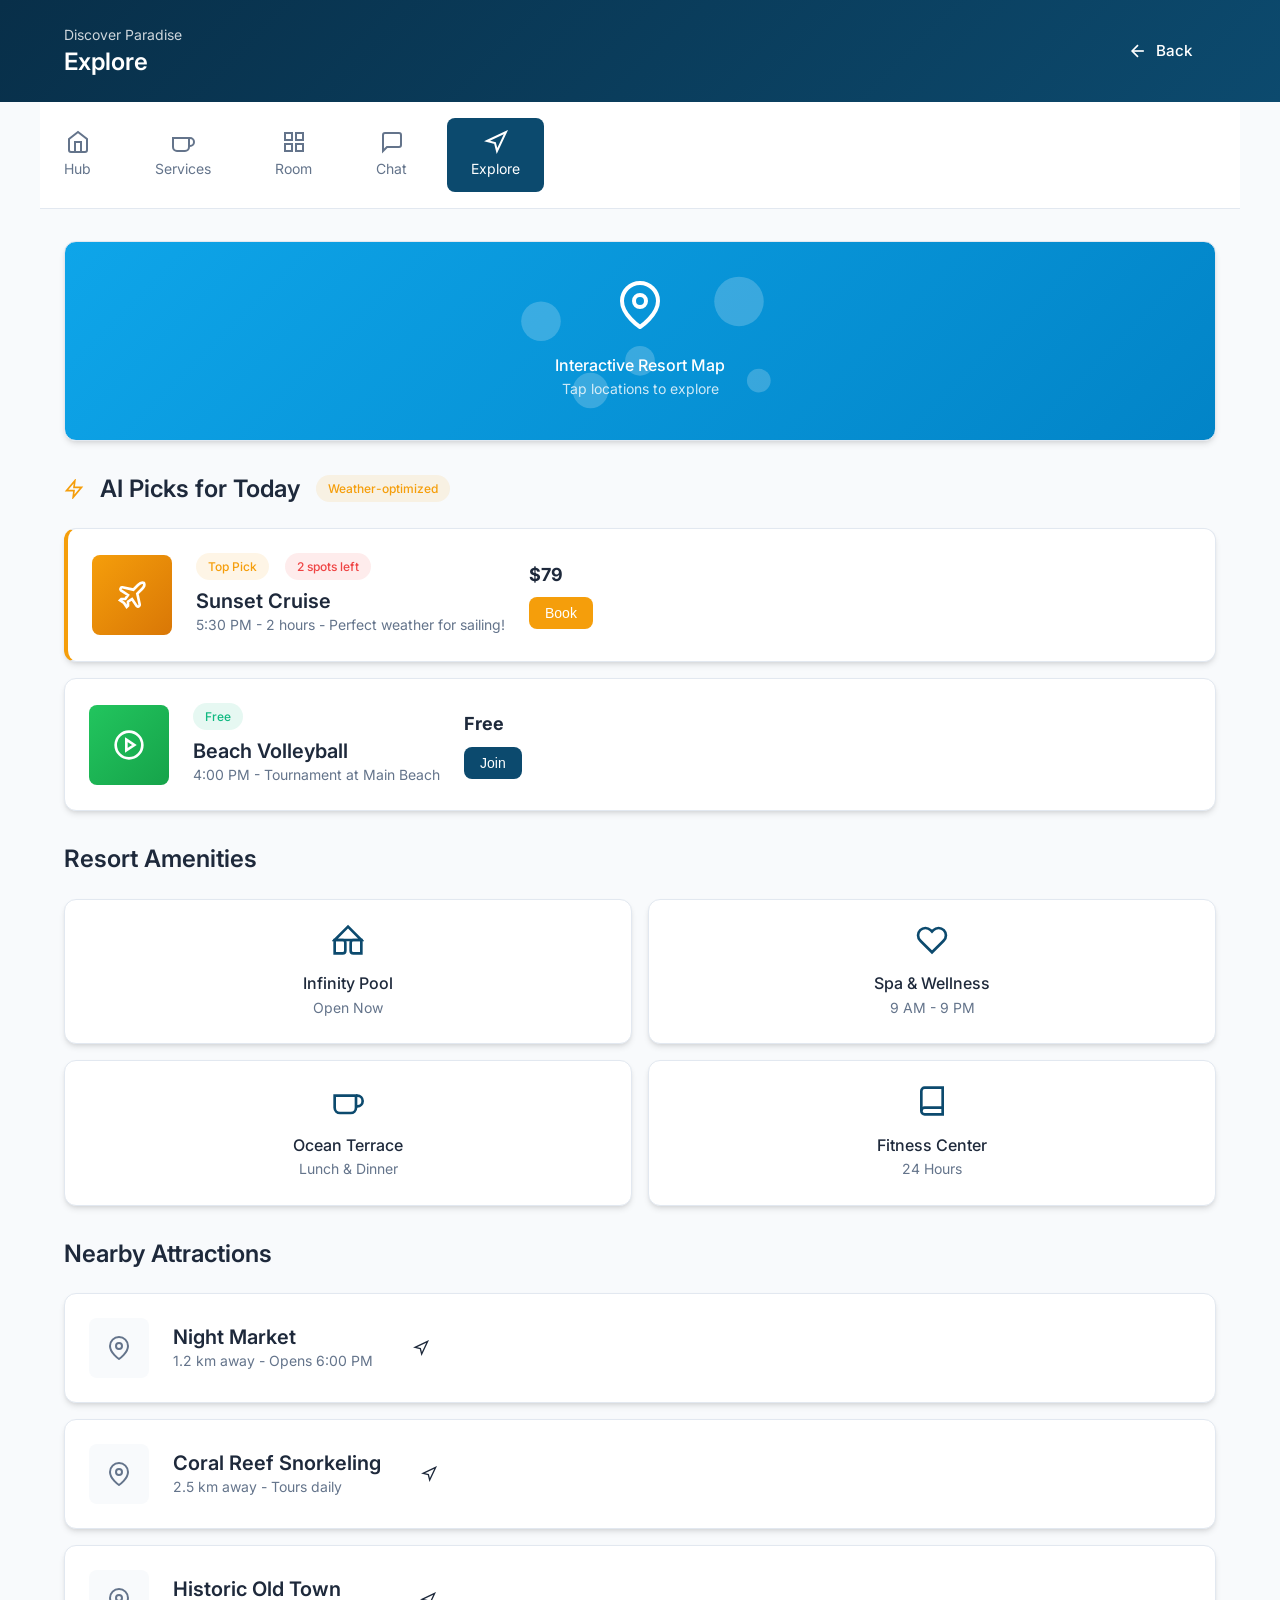
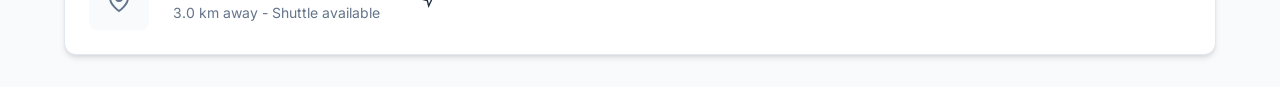
<file: public/guest/explore.html>
<!DOCTYPE html>
<html lang="en">
<head>
  <meta charset="UTF-8">
  <meta name="viewport" content="width=device-width, initial-scale=1.0">
  <title>Explore - ResortHub AI</title>
  <link rel="stylesheet" href="../css/styles.css">
  <link href="https://fonts.googleapis.com/css2?family=Inter:wght@400;500;600;700&display=swap" rel="stylesheet">
</head>
<body>
  <!-- Guest Header -->
  <header class="guest-header">
    <div class="container">
      <div class="flex items-center justify-between">
        <div>
          <p class="text-sm" style="opacity: 0.8;">Discover Paradise</p>
          <h2 style="font-size: 1.5rem;">Explore</h2>
        </div>
        <a href="index.html" class="btn btn-ghost" style="color: white;">
          <svg width="20" height="20" viewBox="0 0 24 24" fill="none" stroke="currentColor" stroke-width="2">
            <line x1="19" y1="12" x2="5" y2="12"></line>
            <polyline points="12 19 5 12 12 5"></polyline>
          </svg>
          Back
        </a>
      </div>
    </div>
  </header>

  <!-- Guest Navigation -->
  <nav class="guest-nav container">
    <a href="index.html" class="guest-nav-link">
      <svg width="24" height="24" viewBox="0 0 24 24" fill="none" stroke="currentColor" stroke-width="2">
        <path d="M3 9l9-7 9 7v11a2 2 0 0 1-2 2H5a2 2 0 0 1-2-2z"></path>
        <polyline points="9 22 9 12 15 12 15 22"></polyline>
      </svg>
      Hub
    </a>
    <a href="services.html" class="guest-nav-link">
      <svg width="24" height="24" viewBox="0 0 24 24" fill="none" stroke="currentColor" stroke-width="2">
        <path d="M18 8h1a4 4 0 0 1 0 8h-1"></path>
        <path d="M2 8h16v9a4 4 0 0 1-4 4H6a4 4 0 0 1-4-4V8z"></path>
      </svg>
      Services
    </a>
    <a href="room.html" class="guest-nav-link">
      <svg width="24" height="24" viewBox="0 0 24 24" fill="none" stroke="currentColor" stroke-width="2">
        <rect x="3" y="3" width="7" height="7"></rect>
        <rect x="14" y="3" width="7" height="7"></rect>
        <rect x="14" y="14" width="7" height="7"></rect>
        <rect x="3" y="14" width="7" height="7"></rect>
      </svg>
      Room
    </a>
    <a href="chat.html" class="guest-nav-link">
      <svg width="24" height="24" viewBox="0 0 24 24" fill="none" stroke="currentColor" stroke-width="2">
        <path d="M21 15a2 2 0 0 1-2 2H7l-4 4V5a2 2 0 0 1 2-2h14a2 2 0 0 1 2 2z"></path>
      </svg>
      Chat
    </a>
    <a href="explore.html" class="guest-nav-link active">
      <svg width="24" height="24" viewBox="0 0 24 24" fill="none" stroke="currentColor" stroke-width="2">
        <polygon points="3 11 22 2 13 21 11 13 3 11"></polygon>
      </svg>
      Explore
    </a>
  </nav>

  <main class="container" style="padding: 2rem 1.5rem;">
    <!-- Map Placeholder -->
    <section class="card mb-4" style="height: 200px; background: linear-gradient(135deg, #0ea5e9 0%, #0284c7 100%); display: flex; align-items: center; justify-content: center; position: relative; overflow: hidden;">
      <div style="position: absolute; inset: 0; opacity: 0.2;">
        <svg width="100%" height="100%" viewBox="0 0 400 200">
          <circle cx="100" cy="80" r="20" fill="white"/>
          <circle cx="200" cy="120" r="15" fill="white"/>
          <circle cx="300" cy="60" r="25" fill="white"/>
          <circle cx="150" cy="150" r="18" fill="white"/>
          <circle cx="320" cy="140" r="12" fill="white"/>
        </svg>
      </div>
      <div class="text-center" style="color: white; z-index: 1;">
        <svg width="48" height="48" viewBox="0 0 24 24" fill="none" stroke="currentColor" stroke-width="2" style="margin: 0 auto 1rem;">
          <path d="M21 10c0 7-9 13-9 13s-9-6-9-13a9 9 0 0 1 18 0z"></path>
          <circle cx="12" cy="10" r="3"></circle>
        </svg>
        <p class="font-medium">Interactive Resort Map</p>
        <p class="text-sm" style="opacity: 0.8;">Tap locations to explore</p>
      </div>
    </section>

    <!-- AI Picks for Today -->
    <section class="mb-4">
      <div class="flex items-center gap-2 mb-3">
        <svg width="20" height="20" viewBox="0 0 24 24" fill="none" stroke="var(--accent)" stroke-width="2">
          <polygon points="13 2 3 14 12 14 11 22 21 10 12 10 13 2"></polygon>
        </svg>
        <h3>AI Picks for Today</h3>
        <span class="badge badge-accent">Weather-optimized</span>
      </div>
      <div class="grid gap-2">
        <div class="card card-hover flex items-center gap-3" style="border-left: 4px solid var(--accent);">
          <div style="width: 80px; height: 80px; background: linear-gradient(135deg, #f59e0b, #d97706); border-radius: var(--radius-sm); display: flex; align-items: center; justify-content: center; flex-shrink: 0;">
            <svg width="32" height="32" viewBox="0 0 24 24" fill="none" stroke="white" stroke-width="2">
              <path d="M17.8 19.2L16 11l3.5-3.5C21 6 21.5 4 21 3c-1-.5-3 0-4.5 1.5L13 8 4.8 6.2c-.5-.1-.9.1-1.1.5l-.3.5c-.2.5-.1 1 .3 1.3L9 12l-2 3H4l-1 1 3 2 2 3 1-1v-3l3-2 3.5 5.3c.3.4.8.5 1.3.3l.5-.2c.4-.3.6-.7.5-1.2z"></path>
            </svg>
          </div>
          <div class="flex-1">
            <div class="flex items-center gap-2">
              <span class="badge badge-warning">Top Pick</span>
              <span class="badge badge-error">2 spots left</span>
            </div>
            <h4 class="mt-1">Sunset Cruise</h4>
            <p class="text-sm text-muted">5:30 PM - 2 hours - Perfect weather for sailing!</p>
          </div>
          <div class="text-right">
            <p class="font-bold text-lg">$79</p>
            <button class="btn btn-accent btn-sm mt-1">Book</button>
          </div>
        </div>

        <div class="card card-hover flex items-center gap-3">
          <div style="width: 80px; height: 80px; background: linear-gradient(135deg, #22c55e, #16a34a); border-radius: var(--radius-sm); display: flex; align-items: center; justify-content: center; flex-shrink: 0;">
            <svg width="32" height="32" viewBox="0 0 24 24" fill="none" stroke="white" stroke-width="2">
              <circle cx="12" cy="12" r="10"></circle>
              <polygon points="10 8 16 12 10 16 10 8"></polygon>
            </svg>
          </div>
          <div class="flex-1">
            <span class="badge badge-success">Free</span>
            <h4 class="mt-1">Beach Volleyball</h4>
            <p class="text-sm text-muted">4:00 PM - Tournament at Main Beach</p>
          </div>
          <div class="text-right">
            <p class="font-bold text-lg">Free</p>
            <button class="btn btn-primary btn-sm mt-1">Join</button>
          </div>
        </div>
      </div>
    </section>

    <!-- Resort Amenities -->
    <section class="mb-4">
      <h3 class="mb-3">Resort Amenities</h3>
      <div class="grid grid-2 gap-2">
        <div class="card card-hover text-center p-3">
          <svg width="32" height="32" viewBox="0 0 24 24" fill="none" stroke="var(--primary)" stroke-width="2" style="margin: 0 auto 0.5rem;">
            <path d="M2 12h6a2 2 0 0 1 2 2v6a2 2 0 0 1-2 2H2V12z"></path>
            <path d="M22 12h-6a2 2 0 0 0-2 2v6a2 2 0 0 0 2 2h6V12z"></path>
            <path d="M12 2L2 12h20L12 2z"></path>
          </svg>
          <p class="font-medium">Infinity Pool</p>
          <p class="text-sm text-muted">Open Now</p>
        </div>
        <div class="card card-hover text-center p-3">
          <svg width="32" height="32" viewBox="0 0 24 24" fill="none" stroke="var(--primary)" stroke-width="2" style="margin: 0 auto 0.5rem;">
            <path d="M20.84 4.61a5.5 5.5 0 0 0-7.78 0L12 5.67l-1.06-1.06a5.5 5.5 0 0 0-7.78 7.78l1.06 1.06L12 21.23l7.78-7.78 1.06-1.06a5.5 5.5 0 0 0 0-7.78z"></path>
          </svg>
          <p class="font-medium">Spa & Wellness</p>
          <p class="text-sm text-muted">9 AM - 9 PM</p>
        </div>
        <div class="card card-hover text-center p-3">
          <svg width="32" height="32" viewBox="0 0 24 24" fill="none" stroke="var(--primary)" stroke-width="2" style="margin: 0 auto 0.5rem;">
            <path d="M18 8h1a4 4 0 0 1 0 8h-1"></path>
            <path d="M2 8h16v9a4 4 0 0 1-4 4H6a4 4 0 0 1-4-4V8z"></path>
          </svg>
          <p class="font-medium">Ocean Terrace</p>
          <p class="text-sm text-muted">Lunch & Dinner</p>
        </div>
        <div class="card card-hover text-center p-3">
          <svg width="32" height="32" viewBox="0 0 24 24" fill="none" stroke="var(--primary)" stroke-width="2" style="margin: 0 auto 0.5rem;">
            <path d="M4 19.5A2.5 2.5 0 0 1 6.5 17H20"></path>
            <path d="M6.5 2H20v20H6.5A2.5 2.5 0 0 1 4 19.5v-15A2.5 2.5 0 0 1 6.5 2z"></path>
          </svg>
          <p class="font-medium">Fitness Center</p>
          <p class="text-sm text-muted">24 Hours</p>
        </div>
      </div>
    </section>

    <!-- Local Attractions -->
    <section>
      <h3 class="mb-3">Nearby Attractions</h3>
      <div class="grid gap-2">
        <div class="card flex items-center gap-3">
          <div style="width: 60px; height: 60px; background: var(--background); border-radius: var(--radius-sm); display: flex; align-items: center; justify-content: center; flex-shrink: 0;">
            <svg width="24" height="24" viewBox="0 0 24 24" fill="none" stroke="var(--text-muted)" stroke-width="2">
              <path d="M21 10c0 7-9 13-9 13s-9-6-9-13a9 9 0 0 1 18 0z"></path>
              <circle cx="12" cy="10" r="3"></circle>
            </svg>
          </div>
          <div class="flex-1">
            <h4>Night Market</h4>
            <p class="text-sm text-muted">1.2 km away - Opens 6:00 PM</p>
          </div>
          <button class="btn btn-ghost btn-sm">
            <svg width="16" height="16" viewBox="0 0 24 24" fill="none" stroke="currentColor" stroke-width="2">
              <polygon points="3 11 22 2 13 21 11 13 3 11"></polygon>
            </svg>
          </button>
        </div>
        <div class="card flex items-center gap-3">
          <div style="width: 60px; height: 60px; background: var(--background); border-radius: var(--radius-sm); display: flex; align-items: center; justify-content: center; flex-shrink: 0;">
            <svg width="24" height="24" viewBox="0 0 24 24" fill="none" stroke="var(--text-muted)" stroke-width="2">
              <path d="M21 10c0 7-9 13-9 13s-9-6-9-13a9 9 0 0 1 18 0z"></path>
              <circle cx="12" cy="10" r="3"></circle>
            </svg>
          </div>
          <div class="flex-1">
            <h4>Coral Reef Snorkeling</h4>
            <p class="text-sm text-muted">2.5 km away - Tours daily</p>
          </div>
          <button class="btn btn-ghost btn-sm">
            <svg width="16" height="16" viewBox="0 0 24 24" fill="none" stroke="currentColor" stroke-width="2">
              <polygon points="3 11 22 2 13 21 11 13 3 11"></polygon>
            </svg>
          </button>
        </div>
        <div class="card flex items-center gap-3">
          <div style="width: 60px; height: 60px; background: var(--background); border-radius: var(--radius-sm); display: flex; align-items: center; justify-content: center; flex-shrink: 0;">
            <svg width="24" height="24" viewBox="0 0 24 24" fill="none" stroke="var(--text-muted)" stroke-width="2">
              <path d="M21 10c0 7-9 13-9 13s-9-6-9-13a9 9 0 0 1 18 0z"></path>
              <circle cx="12" cy="10" r="3"></circle>
            </svg>
          </div>
          <div class="flex-1">
            <h4>Historic Old Town</h4>
            <p class="text-sm text-muted">3.0 km away - Shuttle available</p>
          </div>
          <button class="btn btn-ghost btn-sm">
            <svg width="16" height="16" viewBox="0 0 24 24" fill="none" stroke="currentColor" stroke-width="2">
              <polygon points="3 11 22 2 13 21 11 13 3 11"></polygon>
            </svg>
          </button>
        </div>
      </div>
    </section>
  </main>
  </body>
  </html>
</file>
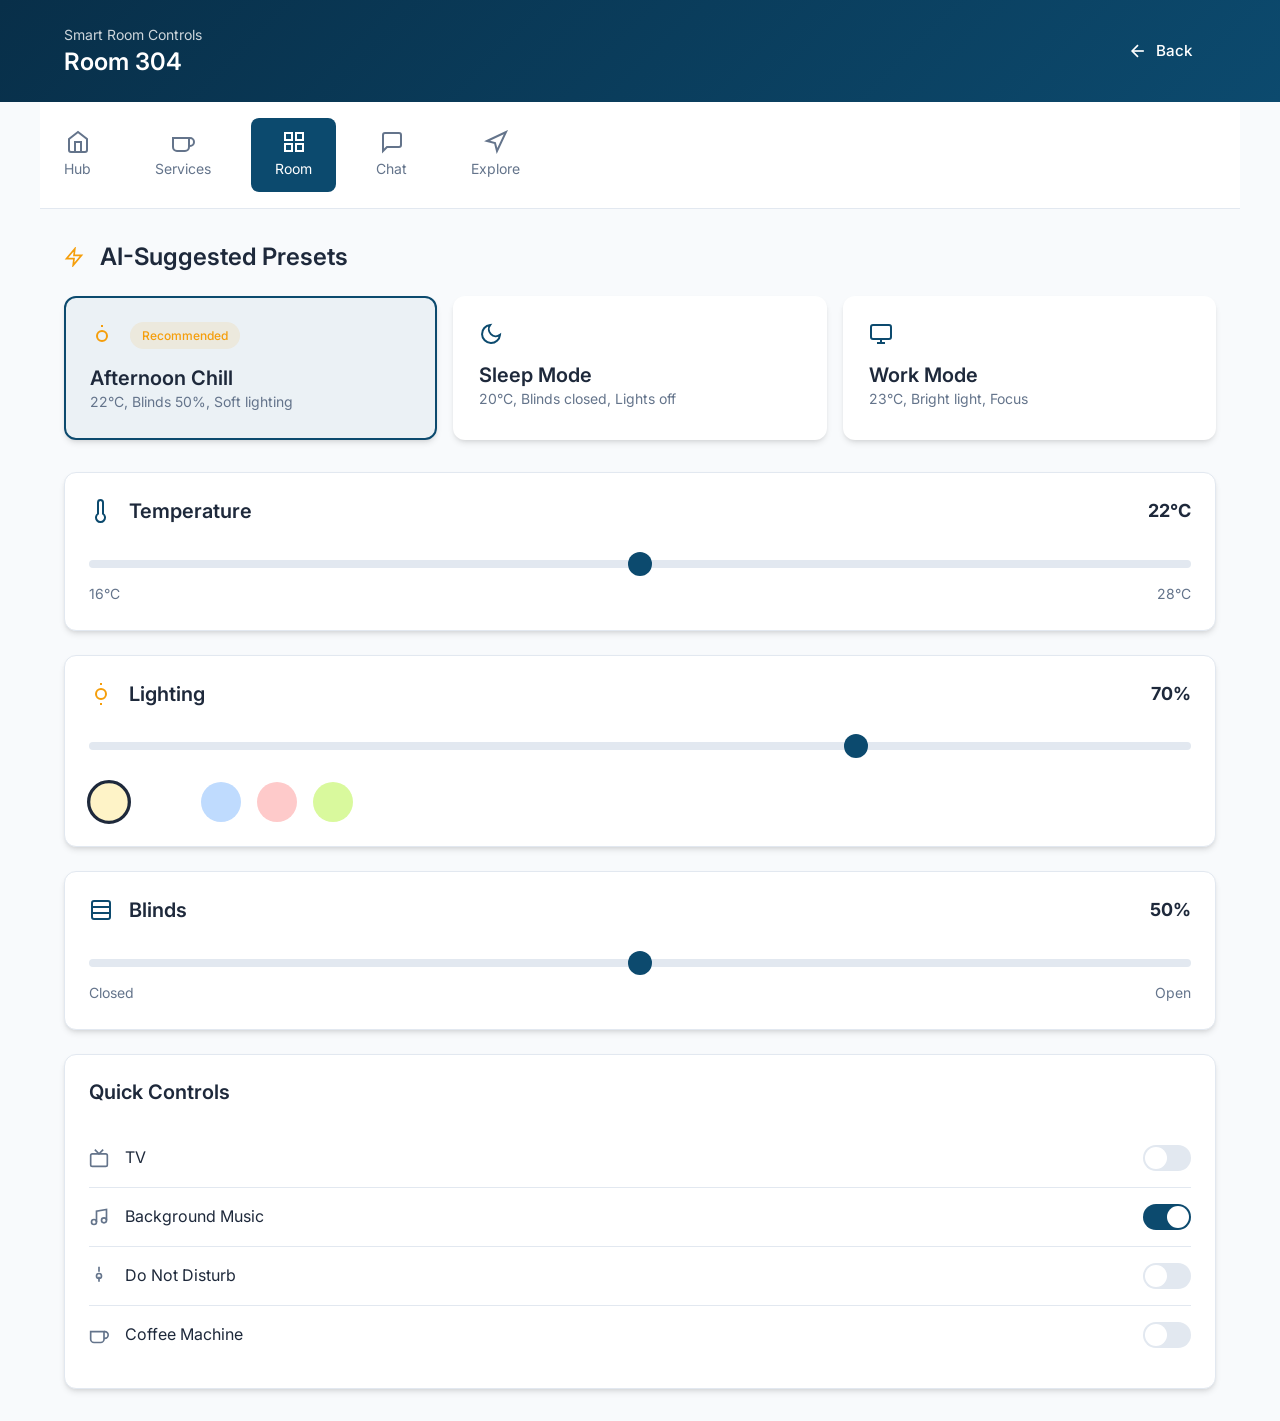
<file: public/guest/room.html>
<!DOCTYPE html>
<html lang="en">
<head>
  <meta charset="UTF-8">
  <meta name="viewport" content="width=device-width, initial-scale=1.0">
  <title>Room Controls - ResortHub AI</title>
  <link rel="stylesheet" href="../css/styles.css">
  <link href="https://fonts.googleapis.com/css2?family=Inter:wght@400;500;600;700&display=swap" rel="stylesheet">
  <style>
    .slider {
      -webkit-appearance: none;
      width: 100%;
      height: 8px;
      border-radius: 4px;
      background: var(--border);
      outline: none;
    }
    .slider::-webkit-slider-thumb {
      -webkit-appearance: none;
      width: 24px;
      height: 24px;
      border-radius: 50%;
      background: var(--primary);
      cursor: pointer;
    }
    .preset-card {
      padding: 1.5rem;
      border: 2px solid transparent;
      cursor: pointer;
      transition: all 0.2s;
    }
    .preset-card:hover, .preset-card.active {
      border-color: var(--primary);
      background: rgba(12, 74, 110, 0.05);
    }
    .color-btn {
      width: 40px;
      height: 40px;
      border-radius: 50%;
      border: 3px solid transparent;
      cursor: pointer;
      transition: all 0.2s;
    }
    .color-btn:hover, .color-btn.active {
      border-color: var(--text);
      transform: scale(1.1);
    }
  </style>
</head>
<body>
  <!-- Guest Header -->
  <header class="guest-header">
    <div class="container">
      <div class="flex items-center justify-between">
        <div>
          <p class="text-sm" style="opacity: 0.8;">Smart Room Controls</p>
          <h2 style="font-size: 1.5rem;">Room 304</h2>
        </div>
        <a href="index.html" class="btn btn-ghost" style="color: white;">
          <svg width="20" height="20" viewBox="0 0 24 24" fill="none" stroke="currentColor" stroke-width="2">
            <line x1="19" y1="12" x2="5" y2="12"></line>
            <polyline points="12 19 5 12 12 5"></polyline>
          </svg>
          Back
        </a>
      </div>
    </div>
  </header>

  <!-- Guest Navigation -->
  <nav class="guest-nav container">
    <a href="index.html" class="guest-nav-link">
      <svg width="24" height="24" viewBox="0 0 24 24" fill="none" stroke="currentColor" stroke-width="2">
        <path d="M3 9l9-7 9 7v11a2 2 0 0 1-2 2H5a2 2 0 0 1-2-2z"></path>
        <polyline points="9 22 9 12 15 12 15 22"></polyline>
      </svg>
      Hub
    </a>
    <a href="services.html" class="guest-nav-link">
      <svg width="24" height="24" viewBox="0 0 24 24" fill="none" stroke="currentColor" stroke-width="2">
        <path d="M18 8h1a4 4 0 0 1 0 8h-1"></path>
        <path d="M2 8h16v9a4 4 0 0 1-4 4H6a4 4 0 0 1-4-4V8z"></path>
      </svg>
      Services
    </a>
    <a href="room.html" class="guest-nav-link active">
      <svg width="24" height="24" viewBox="0 0 24 24" fill="none" stroke="currentColor" stroke-width="2">
        <rect x="3" y="3" width="7" height="7"></rect>
        <rect x="14" y="3" width="7" height="7"></rect>
        <rect x="14" y="14" width="7" height="7"></rect>
        <rect x="3" y="14" width="7" height="7"></rect>
      </svg>
      Room
    </a>
    <a href="chat.html" class="guest-nav-link">
      <svg width="24" height="24" viewBox="0 0 24 24" fill="none" stroke="currentColor" stroke-width="2">
        <path d="M21 15a2 2 0 0 1-2 2H7l-4 4V5a2 2 0 0 1 2-2h14a2 2 0 0 1 2 2z"></path>
      </svg>
      Chat
    </a>
    <a href="explore.html" class="guest-nav-link">
      <svg width="24" height="24" viewBox="0 0 24 24" fill="none" stroke="currentColor" stroke-width="2">
        <polygon points="3 11 22 2 13 21 11 13 3 11"></polygon>
      </svg>
      Explore
    </a>
  </nav>

  <main class="container" style="padding: 2rem 1.5rem;">
    <!-- AI Suggested Presets -->
    <section class="mb-4">
      <div class="flex items-center gap-2 mb-3">
        <svg width="20" height="20" viewBox="0 0 24 24" fill="none" stroke="var(--accent)" stroke-width="2">
          <polygon points="13 2 3 14 12 14 11 22 21 10 12 10 13 2"></polygon>
        </svg>
        <h3>AI-Suggested Presets</h3>
      </div>
      <div class="grid grid-3 gap-2">
        <div class="card preset-card active" onclick="applyPreset('afternoon')">
          <div class="flex items-center gap-2 mb-2">
            <svg width="24" height="24" viewBox="0 0 24 24" fill="none" stroke="var(--accent)" stroke-width="2">
              <circle cx="12" cy="12" r="5"></circle>
              <line x1="12" y1="1" x2="12" y2="3"></line>
            </svg>
            <span class="badge badge-accent">Recommended</span>
          </div>
          <h4>Afternoon Chill</h4>
          <p class="text-sm text-muted">22°C, Blinds 50%, Soft lighting</p>
        </div>
        <div class="card preset-card" onclick="applyPreset('sleep')">
          <div class="flex items-center gap-2 mb-2">
            <svg width="24" height="24" viewBox="0 0 24 24" fill="none" stroke="var(--primary)" stroke-width="2">
              <path d="M21 12.79A9 9 0 1 1 11.21 3 7 7 0 0 0 21 12.79z"></path>
            </svg>
          </div>
          <h4>Sleep Mode</h4>
          <p class="text-sm text-muted">20°C, Blinds closed, Lights off</p>
        </div>
        <div class="card preset-card" onclick="applyPreset('work')">
          <div class="flex items-center gap-2 mb-2">
            <svg width="24" height="24" viewBox="0 0 24 24" fill="none" stroke="var(--primary)" stroke-width="2">
              <rect x="2" y="3" width="20" height="14" rx="2" ry="2"></rect>
              <line x1="8" y1="21" x2="16" y2="21"></line>
              <line x1="12" y1="17" x2="12" y2="21"></line>
            </svg>
          </div>
          <h4>Work Mode</h4>
          <p class="text-sm text-muted">23°C, Bright light, Focus</p>
        </div>
      </div>
    </section>

    <!-- Temperature Control -->
    <section class="card mb-3">
      <div class="flex items-center justify-between mb-3">
        <div class="flex items-center gap-2">
          <svg width="24" height="24" viewBox="0 0 24 24" fill="none" stroke="var(--primary)" stroke-width="2">
            <path d="M14 14.76V3.5a2.5 2.5 0 0 0-5 0v11.26a4.5 4.5 0 1 0 5 0z"></path>
          </svg>
          <h4>Temperature</h4>
        </div>
        <span class="font-bold text-lg" id="temp-value">22°C</span>
      </div>
      <input type="range" class="slider" min="16" max="28" value="22" id="temp-slider">
      <div class="flex justify-between text-sm text-muted mt-1">
        <span>16°C</span>
        <span>28°C</span>
      </div>
    </section>

    <!-- Lighting Control -->
    <section class="card mb-3">
      <div class="flex items-center justify-between mb-3">
        <div class="flex items-center gap-2">
          <svg width="24" height="24" viewBox="0 0 24 24" fill="none" stroke="var(--accent)" stroke-width="2">
            <line x1="12" y1="1" x2="12" y2="3"></line>
            <line x1="12" y1="21" x2="12" y2="23"></line>
            <circle cx="12" cy="12" r="5"></circle>
          </svg>
          <h4>Lighting</h4>
        </div>
        <span class="font-bold text-lg" id="light-value">70%</span>
      </div>
      <input type="range" class="slider" min="0" max="100" value="70" id="light-slider">
      <div class="flex gap-2 mt-3">
        <button class="color-btn active" style="background: #fef3c7;" onclick="setLightColor(this)"></button>
        <button class="color-btn" style="background: #fff;" onclick="setLightColor(this)"></button>
        <button class="color-btn" style="background: #bfdbfe;" onclick="setLightColor(this)"></button>
        <button class="color-btn" style="background: #fecaca;" onclick="setLightColor(this)"></button>
        <button class="color-btn" style="background: #d9f99d;" onclick="setLightColor(this)"></button>
      </div>
    </section>

    <!-- Blinds Control -->
    <section class="card mb-3">
      <div class="flex items-center justify-between mb-3">
        <div class="flex items-center gap-2">
          <svg width="24" height="24" viewBox="0 0 24 24" fill="none" stroke="var(--primary)" stroke-width="2">
            <rect x="3" y="3" width="18" height="18" rx="2"></rect>
            <line x1="3" y1="9" x2="21" y2="9"></line>
            <line x1="3" y1="15" x2="21" y2="15"></line>
          </svg>
          <h4>Blinds</h4>
        </div>
        <span class="font-bold text-lg" id="blinds-value">50%</span>
      </div>
      <input type="range" class="slider" min="0" max="100" value="50" id="blinds-slider">
      <div class="flex justify-between text-sm text-muted mt-1">
        <span>Closed</span>
        <span>Open</span>
      </div>
    </section>

    <!-- Quick Toggles -->
    <section class="card">
      <h4 class="mb-3">Quick Controls</h4>
      <div class="control-toggle">
        <div class="flex items-center gap-2">
          <svg width="20" height="20" viewBox="0 0 24 24" fill="none" stroke="var(--text-muted)" stroke-width="2">
            <rect x="2" y="7" width="20" height="15" rx="2" ry="2"></rect>
            <polyline points="17 2 12 7 7 2"></polyline>
          </svg>
          <span>TV</span>
        </div>
        <div class="toggle-switch" onclick="this.classList.toggle('active')"></div>
      </div>
      <div class="control-toggle">
        <div class="flex items-center gap-2">
          <svg width="20" height="20" viewBox="0 0 24 24" fill="none" stroke="var(--text-muted)" stroke-width="2">
            <path d="M9 18V5l12-2v13"></path>
            <circle cx="6" cy="18" r="3"></circle>
            <circle cx="18" cy="16" r="3"></circle>
          </svg>
          <span>Background Music</span>
        </div>
        <div class="toggle-switch active" onclick="this.classList.toggle('active')"></div>
      </div>
      <div class="control-toggle">
        <div class="flex items-center gap-2">
          <svg width="20" height="20" viewBox="0 0 24 24" fill="none" stroke="var(--text-muted)" stroke-width="2">
            <circle cx="12" cy="12" r="3"></circle>
            <path d="M12 1v6m0 6v6"></path>
          </svg>
          <span>Do Not Disturb</span>
        </div>
        <div class="toggle-switch" onclick="this.classList.toggle('active')"></div>
      </div>
      <div class="control-toggle" style="border: none;">
        <div class="flex items-center gap-2">
          <svg width="20" height="20" viewBox="0 0 24 24" fill="none" stroke="var(--text-muted)" stroke-width="2">
            <path d="M18 8h1a4 4 0 0 1 0 8h-1"></path>
            <path d="M2 8h16v9a4 4 0 0 1-4 4H6a4 4 0 0 1-4-4V8z"></path>
          </svg>
          <span>Coffee Machine</span>
        </div>
        <div class="toggle-switch" onclick="this.classList.toggle('active')"></div>
      </div>
    </section>
  </main>

  <script>
    // Temperature slider
    const tempSlider = document.getElementById('temp-slider');
    const tempValue = document.getElementById('temp-value');
    tempSlider.addEventListener('input', () => {
      tempValue.textContent = tempSlider.value + '°C';
    });

    // Light slider
    const lightSlider = document.getElementById('light-slider');
    const lightValue = document.getElementById('light-value');
    lightSlider.addEventListener('input', () => {
      lightValue.textContent = lightSlider.value + '%';
    });

    // Blinds slider
    const blindsSlider = document.getElementById('blinds-slider');
    const blindsValue = document.getElementById('blinds-value');
    blindsSlider.addEventListener('input', () => {
      blindsValue.textContent = blindsSlider.value + '%';
    });

    // Light color
    function setLightColor(btn) {
      document.querySelectorAll('.color-btn').forEach(b => b.classList.remove('active'));
      btn.classList.add('active');
    }

    // Presets
    function applyPreset(preset) {
      document.querySelectorAll('.preset-card').forEach(c => c.classList.remove('active'));
      event.currentTarget.classList.add('active');
      
      switch(preset) {
        case 'afternoon':
          tempSlider.value = 22; tempValue.textContent = '22°C';
          lightSlider.value = 70; lightValue.textContent = '70%';
          blindsSlider.value = 50; blindsValue.textContent = '50%';
          break;
        case 'sleep':
          tempSlider.value = 20; tempValue.textContent = '20°C';
          lightSlider.value = 0; lightValue.textContent = '0%';
          blindsSlider.value = 0; blindsValue.textContent = '0%';
          break;
        case 'work':
          tempSlider.value = 23; tempValue.textContent = '23°C';
          lightSlider.value = 100; lightValue.textContent = '100%';
          blindsSlider.value = 80; blindsValue.textContent = '80%';
          break;
      }
    }
  </script>
  </body>
  </html>
</file>
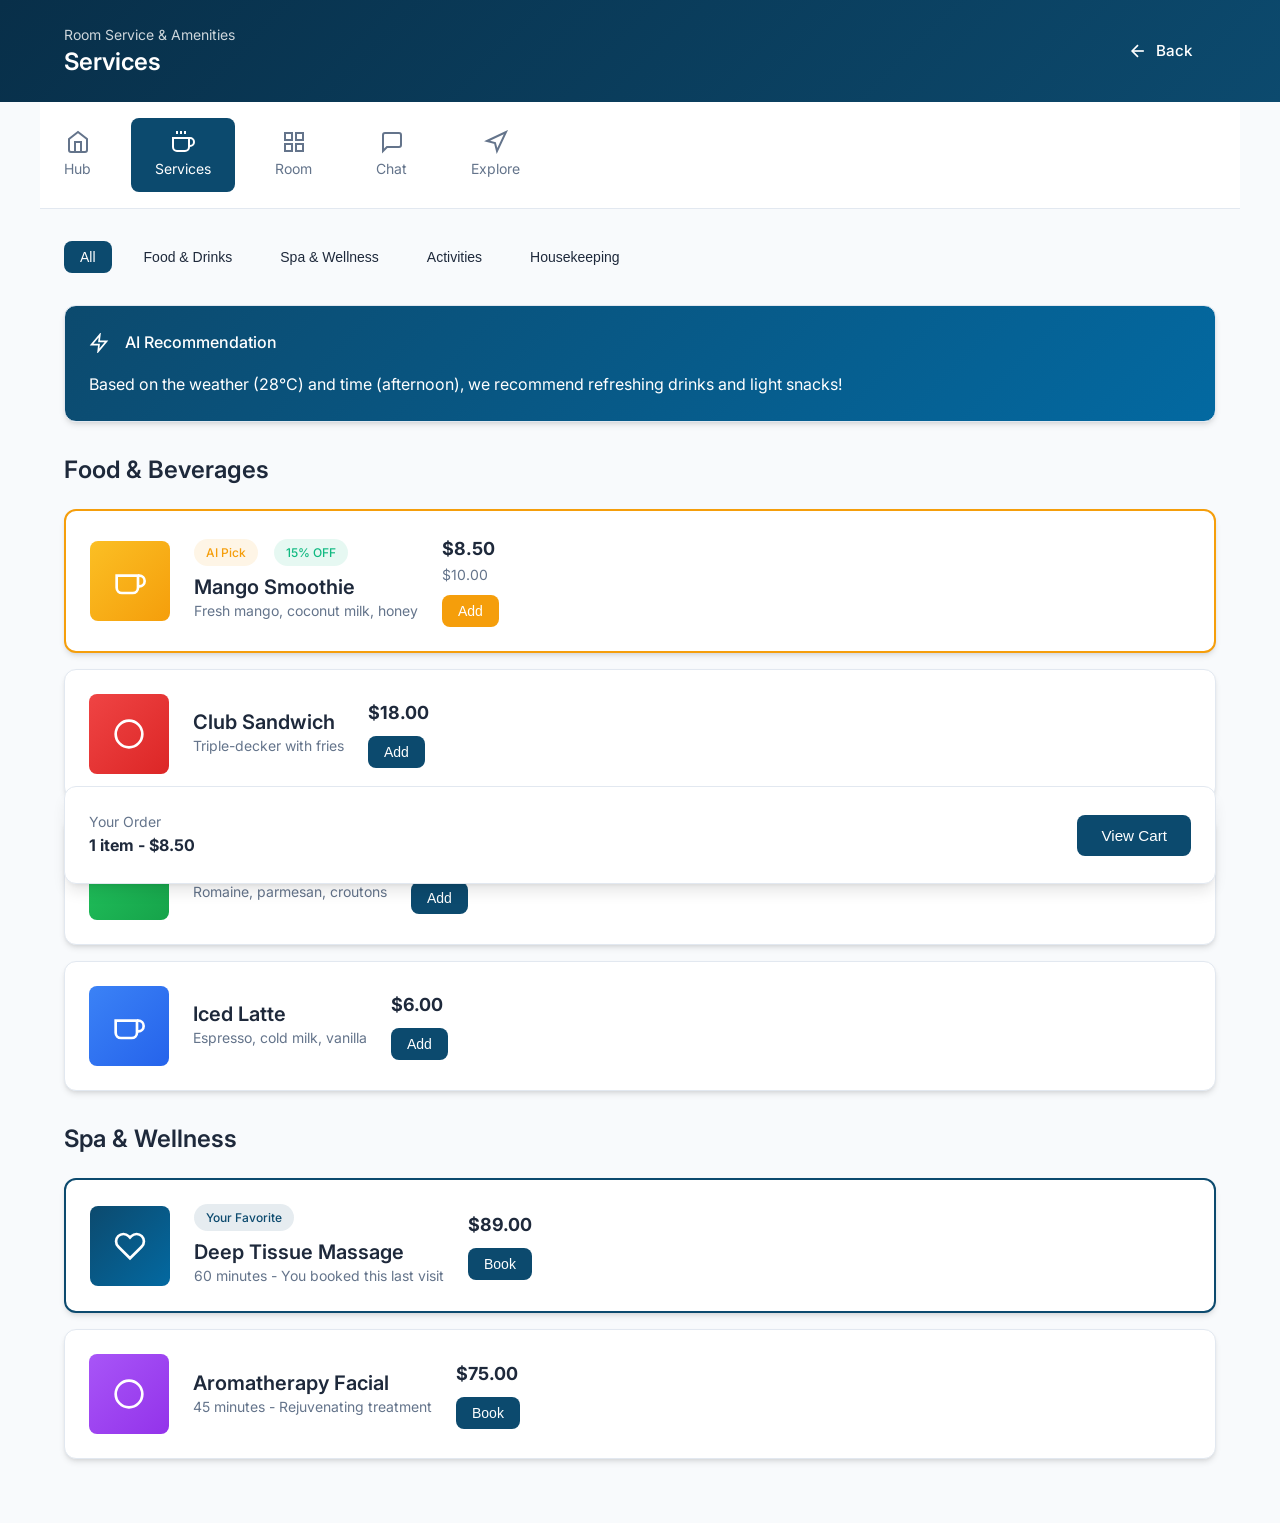
<file: public/guest/services.html>
<!DOCTYPE html>
<html lang="en">
<head>
  <meta charset="UTF-8">
  <meta name="viewport" content="width=device-width, initial-scale=1.0">
  <title>Services - ResortHub AI</title>
  <link rel="stylesheet" href="../css/styles.css">
  <link href="https://fonts.googleapis.com/css2?family=Inter:wght@400;500;600;700&display=swap" rel="stylesheet">
</head>
<body>
  <!-- Guest Header -->
  <header class="guest-header">
    <div class="container">
      <div class="flex items-center justify-between">
        <div>
          <p class="text-sm" style="opacity: 0.8;">Room Service & Amenities</p>
          <h2 style="font-size: 1.5rem;">Services</h2>
        </div>
        <a href="index.html" class="btn btn-ghost" style="color: white;">
          <svg width="20" height="20" viewBox="0 0 24 24" fill="none" stroke="currentColor" stroke-width="2">
            <line x1="19" y1="12" x2="5" y2="12"></line>
            <polyline points="12 19 5 12 12 5"></polyline>
          </svg>
          Back
        </a>
      </div>
    </div>
  </header>

  <!-- Guest Navigation -->
  <nav class="guest-nav container">
    <a href="index.html" class="guest-nav-link">
      <svg width="24" height="24" viewBox="0 0 24 24" fill="none" stroke="currentColor" stroke-width="2">
        <path d="M3 9l9-7 9 7v11a2 2 0 0 1-2 2H5a2 2 0 0 1-2-2z"></path>
        <polyline points="9 22 9 12 15 12 15 22"></polyline>
      </svg>
      Hub
    </a>
    <a href="services.html" class="guest-nav-link active">
      <svg width="24" height="24" viewBox="0 0 24 24" fill="none" stroke="currentColor" stroke-width="2">
        <path d="M18 8h1a4 4 0 0 1 0 8h-1"></path>
        <path d="M2 8h16v9a4 4 0 0 1-4 4H6a4 4 0 0 1-4-4V8z"></path>
        <line x1="6" y1="1" x2="6" y2="4"></line>
        <line x1="10" y1="1" x2="10" y2="4"></line>
        <line x1="14" y1="1" x2="14" y2="4"></line>
      </svg>
      Services
    </a>
    <a href="room.html" class="guest-nav-link">
      <svg width="24" height="24" viewBox="0 0 24 24" fill="none" stroke="currentColor" stroke-width="2">
        <rect x="3" y="3" width="7" height="7"></rect>
        <rect x="14" y="3" width="7" height="7"></rect>
        <rect x="14" y="14" width="7" height="7"></rect>
        <rect x="3" y="14" width="7" height="7"></rect>
      </svg>
      Room
    </a>
    <a href="chat.html" class="guest-nav-link">
      <svg width="24" height="24" viewBox="0 0 24 24" fill="none" stroke="currentColor" stroke-width="2">
        <path d="M21 15a2 2 0 0 1-2 2H7l-4 4V5a2 2 0 0 1 2-2h14a2 2 0 0 1 2 2z"></path>
      </svg>
      Chat
    </a>
    <a href="explore.html" class="guest-nav-link">
      <svg width="24" height="24" viewBox="0 0 24 24" fill="none" stroke="currentColor" stroke-width="2">
        <polygon points="3 11 22 2 13 21 11 13 3 11"></polygon>
      </svg>
      Explore
    </a>
  </nav>

  <main class="container" style="padding: 2rem 1.5rem;">
    <!-- Service Categories -->
    <div class="flex gap-2 mb-4" style="overflow-x: auto;">
      <button class="btn btn-primary btn-sm" data-category="all">All</button>
      <button class="btn btn-ghost btn-sm" data-category="food">Food & Drinks</button>
      <button class="btn btn-ghost btn-sm" data-category="spa">Spa & Wellness</button>
      <button class="btn btn-ghost btn-sm" data-category="activities">Activities</button>
      <button class="btn btn-ghost btn-sm" data-category="housekeeping">Housekeeping</button>
    </div>

    <!-- AI Recommended Banner -->
    <div class="card mb-4" style="background: linear-gradient(135deg, var(--primary) 0%, var(--primary-light) 100%); color: white;">
      <div class="flex items-center gap-2 mb-2">
        <svg width="20" height="20" viewBox="0 0 24 24" fill="none" stroke="currentColor" stroke-width="2">
          <polygon points="13 2 3 14 12 14 11 22 21 10 12 10 13 2"></polygon>
        </svg>
        <span class="font-medium">AI Recommendation</span>
      </div>
      <p>Based on the weather (28°C) and time (afternoon), we recommend refreshing drinks and light snacks!</p>
    </div>

    <!-- Menu Items -->
    <section class="mb-4">
      <h3 class="mb-3">Food & Beverages</h3>
      <div class="grid gap-2">
        <!-- AI Recommended Item -->
        <div class="card flex items-center gap-3" style="border: 2px solid var(--accent);">
          <div style="width: 80px; height: 80px; background: linear-gradient(135deg, #fbbf24, #f59e0b); border-radius: var(--radius-sm); display: flex; align-items: center; justify-content: center; flex-shrink: 0;">
            <svg width="32" height="32" viewBox="0 0 24 24" fill="none" stroke="white" stroke-width="2">
              <path d="M18 8h1a4 4 0 0 1 0 8h-1"></path>
              <path d="M2 8h16v9a4 4 0 0 1-4 4H6a4 4 0 0 1-4-4V8z"></path>
            </svg>
          </div>
          <div class="flex-1">
            <div class="flex items-center gap-2">
              <span class="badge badge-accent">AI Pick</span>
              <span class="badge badge-success">15% OFF</span>
            </div>
            <h4 class="mt-1">Mango Smoothie</h4>
            <p class="text-sm text-muted">Fresh mango, coconut milk, honey</p>
          </div>
          <div class="text-right">
            <p class="font-bold text-lg">$8.50</p>
            <p class="text-sm text-muted line-through">$10.00</p>
            <button class="btn btn-accent btn-sm mt-1">Add</button>
          </div>
        </div>

        <div class="card flex items-center gap-3">
          <div style="width: 80px; height: 80px; background: linear-gradient(135deg, #ef4444, #dc2626); border-radius: var(--radius-sm); display: flex; align-items: center; justify-content: center; flex-shrink: 0;">
            <svg width="32" height="32" viewBox="0 0 24 24" fill="none" stroke="white" stroke-width="2">
              <circle cx="12" cy="12" r="10"></circle>
            </svg>
          </div>
          <div class="flex-1">
            <h4>Club Sandwich</h4>
            <p class="text-sm text-muted">Triple-decker with fries</p>
          </div>
          <div class="text-right">
            <p class="font-bold text-lg">$18.00</p>
            <button class="btn btn-primary btn-sm mt-1">Add</button>
          </div>
        </div>

        <div class="card flex items-center gap-3">
          <div style="width: 80px; height: 80px; background: linear-gradient(135deg, #22c55e, #16a34a); border-radius: var(--radius-sm); display: flex; align-items: center; justify-content: center; flex-shrink: 0;">
            <svg width="32" height="32" viewBox="0 0 24 24" fill="none" stroke="white" stroke-width="2">
              <path d="M12 2L2 7l10 5 10-5-10-5z"></path>
            </svg>
          </div>
          <div class="flex-1">
            <h4>Caesar Salad</h4>
            <p class="text-sm text-muted">Romaine, parmesan, croutons</p>
          </div>
          <div class="text-right">
            <p class="font-bold text-lg">$14.00</p>
            <button class="btn btn-primary btn-sm mt-1">Add</button>
          </div>
        </div>

        <div class="card flex items-center gap-3">
          <div style="width: 80px; height: 80px; background: linear-gradient(135deg, #3b82f6, #2563eb); border-radius: var(--radius-sm); display: flex; align-items: center; justify-content: center; flex-shrink: 0;">
            <svg width="32" height="32" viewBox="0 0 24 24" fill="none" stroke="white" stroke-width="2">
              <path d="M18 8h1a4 4 0 0 1 0 8h-1"></path>
              <path d="M2 8h16v9a4 4 0 0 1-4 4H6a4 4 0 0 1-4-4V8z"></path>
            </svg>
          </div>
          <div class="flex-1">
            <h4>Iced Latte</h4>
            <p class="text-sm text-muted">Espresso, cold milk, vanilla</p>
          </div>
          <div class="text-right">
            <p class="font-bold text-lg">$6.00</p>
            <button class="btn btn-primary btn-sm mt-1">Add</button>
          </div>
        </div>
      </div>
    </section>

    <!-- Spa Services -->
    <section class="mb-4">
      <h3 class="mb-3">Spa & Wellness</h3>
      <div class="grid gap-2">
        <div class="card flex items-center gap-3" style="border: 2px solid var(--primary);">
          <div style="width: 80px; height: 80px; background: linear-gradient(135deg, var(--primary), var(--primary-light)); border-radius: var(--radius-sm); display: flex; align-items: center; justify-content: center; flex-shrink: 0;">
            <svg width="32" height="32" viewBox="0 0 24 24" fill="none" stroke="white" stroke-width="2">
              <path d="M20.84 4.61a5.5 5.5 0 0 0-7.78 0L12 5.67l-1.06-1.06a5.5 5.5 0 0 0-7.78 7.78l1.06 1.06L12 21.23l7.78-7.78 1.06-1.06a5.5 5.5 0 0 0 0-7.78z"></path>
            </svg>
          </div>
          <div class="flex-1">
            <span class="badge badge-primary">Your Favorite</span>
            <h4 class="mt-1">Deep Tissue Massage</h4>
            <p class="text-sm text-muted">60 minutes - You booked this last visit</p>
          </div>
          <div class="text-right">
            <p class="font-bold text-lg">$89.00</p>
            <button class="btn btn-primary btn-sm mt-1">Book</button>
          </div>
        </div>

        <div class="card flex items-center gap-3">
          <div style="width: 80px; height: 80px; background: linear-gradient(135deg, #a855f7, #9333ea); border-radius: var(--radius-sm); display: flex; align-items: center; justify-content: center; flex-shrink: 0;">
            <svg width="32" height="32" viewBox="0 0 24 24" fill="none" stroke="white" stroke-width="2">
              <circle cx="12" cy="12" r="10"></circle>
            </svg>
          </div>
          <div class="flex-1">
            <h4>Aromatherapy Facial</h4>
            <p class="text-sm text-muted">45 minutes - Rejuvenating treatment</p>
          </div>
          <div class="text-right">
            <p class="font-bold text-lg">$75.00</p>
            <button class="btn btn-primary btn-sm mt-1">Book</button>
          </div>
        </div>
      </div>
    </section>

    <!-- Cart Summary -->
    <div class="card" style="position: fixed; bottom: 1rem; left: 1.5rem; right: 1.5rem; max-width: calc(1200px - 3rem); margin: 0 auto; display: flex; align-items: center; justify-content: space-between; box-shadow: var(--shadow-lg);">
      <div>
        <p class="text-sm text-muted">Your Order</p>
        <p class="font-bold">1 item - $8.50</p>
      </div>
      <button class="btn btn-primary">View Cart</button>
    </div>
  </main>

  <script>
    // Category filter
    document.querySelectorAll('[data-category]').forEach(btn => {
      btn.addEventListener('click', () => {
        document.querySelectorAll('[data-category]').forEach(b => {
          b.classList.remove('btn-primary');
          b.classList.add('btn-ghost');
        });
        btn.classList.remove('btn-ghost');
        btn.classList.add('btn-primary');
      });
    });
  </script>
  </body>
  </html>
</file>
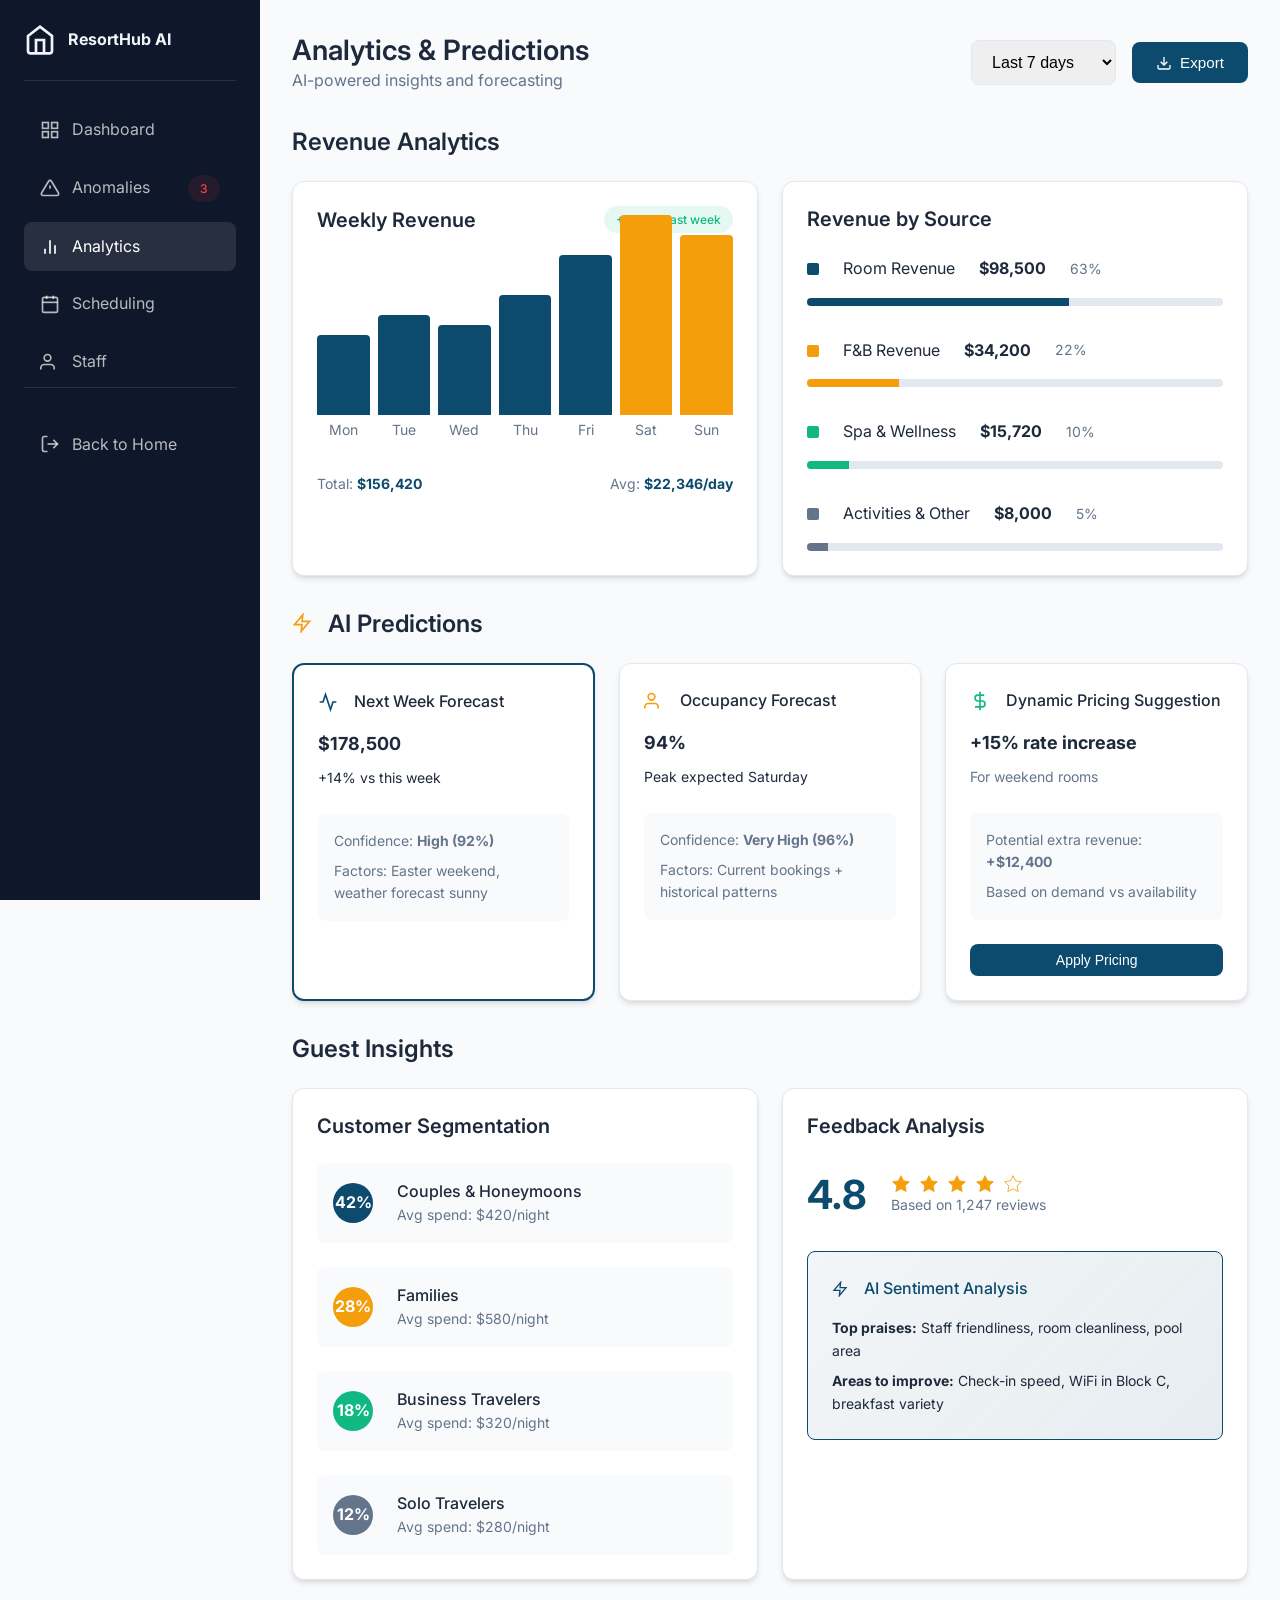
<file: public/manager/analytics.html>
<!DOCTYPE html>
<html lang="en">
<head>
  <meta charset="UTF-8">
  <meta name="viewport" content="width=device-width, initial-scale=1.0">
  <title>Analytics - ResortHub AI</title>
  <link rel="stylesheet" href="../css/styles.css">
  <link href="https://fonts.googleapis.com/css2?family=Inter:wght@400;500;600;700&display=swap" rel="stylesheet">
</head>
<body>
  <div class="dashboard">
    <!-- Sidebar -->
    <aside class="sidebar">
      <div class="sidebar-brand">
        <svg width="32" height="32" viewBox="0 0 24 24" fill="none" stroke="currentColor" stroke-width="2">
          <path d="M3 9l9-7 9 7v11a2 2 0 0 1-2 2H5a2 2 0 0 1-2-2z"></path>
          <polyline points="9 22 9 12 15 12 15 22"></polyline>
        </svg>
        <span class="font-bold">ResortHub AI</span>
      </div>
      <nav class="sidebar-nav">
        <a href="index.html" class="sidebar-link">
          <svg width="20" height="20" viewBox="0 0 24 24" fill="none" stroke="currentColor" stroke-width="2">
            <rect x="3" y="3" width="7" height="7"></rect>
            <rect x="14" y="3" width="7" height="7"></rect>
            <rect x="14" y="14" width="7" height="7"></rect>
            <rect x="3" y="14" width="7" height="7"></rect>
          </svg>
          Dashboard
        </a>
        <a href="anomalies.html" class="sidebar-link">
          <svg width="20" height="20" viewBox="0 0 24 24" fill="none" stroke="currentColor" stroke-width="2">
            <path d="M10.29 3.86L1.82 18a2 2 0 0 0 1.71 3h16.94a2 2 0 0 0 1.71-3L13.71 3.86a2 2 0 0 0-3.42 0z"></path>
            <line x1="12" y1="9" x2="12" y2="13"></line>
            <line x1="12" y1="17" x2="12.01" y2="17"></line>
          </svg>
          Anomalies
          <span class="badge badge-error" style="margin-left: auto;">3</span>
        </a>
        <a href="analytics.html" class="sidebar-link active">
          <svg width="20" height="20" viewBox="0 0 24 24" fill="none" stroke="currentColor" stroke-width="2">
            <line x1="18" y1="20" x2="18" y2="10"></line>
            <line x1="12" y1="20" x2="12" y2="4"></line>
            <line x1="6" y1="20" x2="6" y2="14"></line>
          </svg>
          Analytics
        </a>
        <a href="#" class="sidebar-link">
          <svg width="20" height="20" viewBox="0 0 24 24" fill="none" stroke="currentColor" stroke-width="2">
            <rect x="3" y="4" width="18" height="18" rx="2" ry="2"></rect>
            <line x1="16" y1="2" x2="16" y2="6"></line>
            <line x1="8" y1="2" x2="8" y2="6"></line>
            <line x1="3" y1="10" x2="21" y2="10"></line>
          </svg>
          Scheduling
        </a>
        <a href="#" class="sidebar-link">
          <svg width="20" height="20" viewBox="0 0 24 24" fill="none" stroke="currentColor" stroke-width="2">
            <path d="M17 21v-2a4 4 0 0 0-4-4H5a4 4 0 0 0-4 4v2"></path>
            <circle cx="9" cy="7" r="4"></circle>
          </svg>
          Staff
        </a>
      </nav>
      <div style="margin-top: auto; padding-top: 2rem; border-top: 1px solid rgba(255,255,255,0.1);">
        <a href="../index.html" class="sidebar-link">
          <svg width="20" height="20" viewBox="0 0 24 24" fill="none" stroke="currentColor" stroke-width="2">
            <path d="M9 21H5a2 2 0 0 1-2-2V5a2 2 0 0 1 2-2h4"></path>
            <polyline points="16 17 21 12 16 7"></polyline>
            <line x1="21" y1="12" x2="9" y2="12"></line>
          </svg>
          Back to Home
        </a>
      </div>
    </aside>

    <!-- Main Content -->
    <main class="main-content">
      <div class="dashboard-header">
        <div>
          <h1 style="font-size: 1.75rem;">Analytics & Predictions</h1>
          <p class="text-muted">AI-powered insights and forecasting</p>
        </div>
        <div class="flex items-center gap-2">
          <select class="input" style="width: auto;">
            <option>Last 7 days</option>
            <option>Last 30 days</option>
            <option>Last 90 days</option>
            <option>This year</option>
          </select>
          <button class="btn btn-primary">
            <svg width="16" height="16" viewBox="0 0 24 24" fill="none" stroke="currentColor" stroke-width="2">
              <path d="M21 15v4a2 2 0 0 1-2 2H5a2 2 0 0 1-2-2v-4"></path>
              <polyline points="7 10 12 15 17 10"></polyline>
              <line x1="12" y1="15" x2="12" y2="3"></line>
            </svg>
            Export
          </button>
        </div>
      </div>

      <!-- Revenue Analytics -->
      <section class="mb-4">
        <h3 class="mb-3">Revenue Analytics</h3>
        <div class="grid grid-2 gap-3">
          <div class="card">
            <div class="flex items-center justify-between mb-3">
              <h4>Weekly Revenue</h4>
              <span class="badge badge-success">+12% vs last week</span>
            </div>
            <div style="height: 200px; display: flex; align-items: flex-end; gap: 0.5rem; padding: 1rem 0;">
              <div style="flex: 1; display: flex; flex-direction: column; align-items: center; gap: 0.25rem;">
                <div style="width: 100%; background: var(--primary); border-radius: 4px 4px 0 0; height: 80px;"></div>
                <span class="text-sm text-muted">Mon</span>
              </div>
              <div style="flex: 1; display: flex; flex-direction: column; align-items: center; gap: 0.25rem;">
                <div style="width: 100%; background: var(--primary); border-radius: 4px 4px 0 0; height: 100px;"></div>
                <span class="text-sm text-muted">Tue</span>
              </div>
              <div style="flex: 1; display: flex; flex-direction: column; align-items: center; gap: 0.25rem;">
                <div style="width: 100%; background: var(--primary); border-radius: 4px 4px 0 0; height: 90px;"></div>
                <span class="text-sm text-muted">Wed</span>
              </div>
              <div style="flex: 1; display: flex; flex-direction: column; align-items: center; gap: 0.25rem;">
                <div style="width: 100%; background: var(--primary); border-radius: 4px 4px 0 0; height: 120px;"></div>
                <span class="text-sm text-muted">Thu</span>
              </div>
              <div style="flex: 1; display: flex; flex-direction: column; align-items: center; gap: 0.25rem;">
                <div style="width: 100%; background: var(--primary); border-radius: 4px 4px 0 0; height: 160px;"></div>
                <span class="text-sm text-muted">Fri</span>
              </div>
              <div style="flex: 1; display: flex; flex-direction: column; align-items: center; gap: 0.25rem;">
                <div style="width: 100%; background: var(--accent); border-radius: 4px 4px 0 0; height: 200px;"></div>
                <span class="text-sm text-muted">Sat</span>
              </div>
              <div style="flex: 1; display: flex; flex-direction: column; align-items: center; gap: 0.25rem;">
                <div style="width: 100%; background: var(--accent); border-radius: 4px 4px 0 0; height: 180px;"></div>
                <span class="text-sm text-muted">Sun</span>
              </div>
            </div>
            <div class="flex justify-between text-sm mt-2">
              <span class="text-muted">Total: <strong class="text-primary">$156,420</strong></span>
              <span class="text-muted">Avg: <strong class="text-primary">$22,346/day</strong></span>
            </div>
          </div>
          <div class="card">
            <h4 class="mb-3">Revenue by Source</h4>
            <div class="grid gap-2">
              <div class="flex items-center gap-3">
                <div style="width: 12px; height: 12px; background: var(--primary); border-radius: 2px;"></div>
                <span class="flex-1">Room Revenue</span>
                <span class="font-bold">$98,500</span>
                <span class="text-sm text-muted">63%</span>
              </div>
              <div style="height: 8px; background: var(--border); border-radius: 4px; overflow: hidden;">
                <div style="height: 100%; width: 63%; background: var(--primary);"></div>
              </div>
              
              <div class="flex items-center gap-3 mt-2">
                <div style="width: 12px; height: 12px; background: var(--accent); border-radius: 2px;"></div>
                <span class="flex-1">F&B Revenue</span>
                <span class="font-bold">$34,200</span>
                <span class="text-sm text-muted">22%</span>
              </div>
              <div style="height: 8px; background: var(--border); border-radius: 4px; overflow: hidden;">
                <div style="height: 100%; width: 22%; background: var(--accent);"></div>
              </div>
              
              <div class="flex items-center gap-3 mt-2">
                <div style="width: 12px; height: 12px; background: var(--success); border-radius: 2px;"></div>
                <span class="flex-1">Spa & Wellness</span>
                <span class="font-bold">$15,720</span>
                <span class="text-sm text-muted">10%</span>
              </div>
              <div style="height: 8px; background: var(--border); border-radius: 4px; overflow: hidden;">
                <div style="height: 100%; width: 10%; background: var(--success);"></div>
              </div>
              
              <div class="flex items-center gap-3 mt-2">
                <div style="width: 12px; height: 12px; background: var(--text-muted); border-radius: 2px;"></div>
                <span class="flex-1">Activities & Other</span>
                <span class="font-bold">$8,000</span>
                <span class="text-sm text-muted">5%</span>
              </div>
              <div style="height: 8px; background: var(--border); border-radius: 4px; overflow: hidden;">
                <div style="height: 100%; width: 5%; background: var(--text-muted);"></div>
              </div>
            </div>
          </div>
        </div>
      </section>

      <!-- AI Predictions -->
      <section class="mb-4">
        <div class="flex items-center gap-2 mb-3">
          <svg width="20" height="20" viewBox="0 0 24 24" fill="none" stroke="var(--accent)" stroke-width="2">
            <polygon points="13 2 3 14 12 14 11 22 21 10 12 10 13 2"></polygon>
          </svg>
          <h3>AI Predictions</h3>
        </div>
        <div class="grid grid-3 gap-3">
          <div class="card" style="border: 2px solid var(--primary);">
            <div class="flex items-center gap-2 mb-2">
              <svg width="20" height="20" viewBox="0 0 24 24" fill="none" stroke="var(--primary)" stroke-width="2">
                <path d="M22 12h-4l-3 9L9 3l-3 9H2"></path>
              </svg>
              <span class="font-medium">Next Week Forecast</span>
            </div>
            <p class="font-bold text-lg mb-1">$178,500</p>
            <p class="text-sm text-success">+14% vs this week</p>
            <div class="mt-3 p-2" style="background: var(--background); border-radius: var(--radius-sm);">
              <p class="text-sm text-muted">Confidence: <strong>High (92%)</strong></p>
              <p class="text-sm text-muted mt-1">Factors: Easter weekend, weather forecast sunny</p>
            </div>
          </div>
          
          <div class="card">
            <div class="flex items-center gap-2 mb-2">
              <svg width="20" height="20" viewBox="0 0 24 24" fill="none" stroke="var(--accent)" stroke-width="2">
                <path d="M17 21v-2a4 4 0 0 0-4-4H5a4 4 0 0 0-4 4v2"></path>
                <circle cx="9" cy="7" r="4"></circle>
              </svg>
              <span class="font-medium">Occupancy Forecast</span>
            </div>
            <p class="font-bold text-lg mb-1">94%</p>
            <p class="text-sm text-success">Peak expected Saturday</p>
            <div class="mt-3 p-2" style="background: var(--background); border-radius: var(--radius-sm);">
              <p class="text-sm text-muted">Confidence: <strong>Very High (96%)</strong></p>
              <p class="text-sm text-muted mt-1">Factors: Current bookings + historical patterns</p>
            </div>
          </div>
          
          <div class="card">
            <div class="flex items-center gap-2 mb-2">
              <svg width="20" height="20" viewBox="0 0 24 24" fill="none" stroke="var(--success)" stroke-width="2">
                <line x1="12" y1="1" x2="12" y2="23"></line>
                <path d="M17 5H9.5a3.5 3.5 0 0 0 0 7h5a3.5 3.5 0 0 1 0 7H6"></path>
              </svg>
              <span class="font-medium">Dynamic Pricing Suggestion</span>
            </div>
            <p class="font-bold text-lg mb-1">+15% rate increase</p>
            <p class="text-sm text-muted">For weekend rooms</p>
            <div class="mt-3 p-2" style="background: var(--background); border-radius: var(--radius-sm);">
              <p class="text-sm text-muted">Potential extra revenue: <strong class="text-success">+$12,400</strong></p>
              <p class="text-sm text-muted mt-1">Based on demand vs availability</p>
            </div>
            <button class="btn btn-primary btn-sm mt-3" style="width: 100%;">Apply Pricing</button>
          </div>
        </div>
      </section>

      <!-- Guest Insights -->
      <section class="mb-4">
        <h3 class="mb-3">Guest Insights</h3>
        <div class="grid grid-2 gap-3">
          <div class="card">
            <h4 class="mb-3">Customer Segmentation</h4>
            <div class="grid gap-3">
              <div class="flex items-center gap-3 p-2" style="background: var(--background); border-radius: var(--radius-sm);">
                <div style="width: 40px; height: 40px; background: var(--primary); border-radius: 50%; display: flex; align-items: center; justify-content: center; color: white; font-weight: bold;">42%</div>
                <div>
                  <p class="font-medium">Couples & Honeymoons</p>
                  <p class="text-sm text-muted">Avg spend: $420/night</p>
                </div>
              </div>
              <div class="flex items-center gap-3 p-2" style="background: var(--background); border-radius: var(--radius-sm);">
                <div style="width: 40px; height: 40px; background: var(--accent); border-radius: 50%; display: flex; align-items: center; justify-content: center; color: white; font-weight: bold;">28%</div>
                <div>
                  <p class="font-medium">Families</p>
                  <p class="text-sm text-muted">Avg spend: $580/night</p>
                </div>
              </div>
              <div class="flex items-center gap-3 p-2" style="background: var(--background); border-radius: var(--radius-sm);">
                <div style="width: 40px; height: 40px; background: var(--success); border-radius: 50%; display: flex; align-items: center; justify-content: center; color: white; font-weight: bold;">18%</div>
                <div>
                  <p class="font-medium">Business Travelers</p>
                  <p class="text-sm text-muted">Avg spend: $320/night</p>
                </div>
              </div>
              <div class="flex items-center gap-3 p-2" style="background: var(--background); border-radius: var(--radius-sm);">
                <div style="width: 40px; height: 40px; background: var(--text-muted); border-radius: 50%; display: flex; align-items: center; justify-content: center; color: white; font-weight: bold;">12%</div>
                <div>
                  <p class="font-medium">Solo Travelers</p>
                  <p class="text-sm text-muted">Avg spend: $280/night</p>
                </div>
              </div>
            </div>
          </div>
          <div class="card">
            <h4 class="mb-3">Feedback Analysis</h4>
            <div class="flex items-center gap-3 mb-3">
              <div style="font-size: 2.5rem; font-weight: bold; color: var(--primary);">4.8</div>
              <div>
                <div class="flex gap-1">
                  <svg width="20" height="20" viewBox="0 0 24 24" fill="var(--accent)" stroke="var(--accent)"><polygon points="12 2 15.09 8.26 22 9.27 17 14.14 18.18 21.02 12 17.77 5.82 21.02 7 14.14 2 9.27 8.91 8.26 12 2"></polygon></svg>
                  <svg width="20" height="20" viewBox="0 0 24 24" fill="var(--accent)" stroke="var(--accent)"><polygon points="12 2 15.09 8.26 22 9.27 17 14.14 18.18 21.02 12 17.77 5.82 21.02 7 14.14 2 9.27 8.91 8.26 12 2"></polygon></svg>
                  <svg width="20" height="20" viewBox="0 0 24 24" fill="var(--accent)" stroke="var(--accent)"><polygon points="12 2 15.09 8.26 22 9.27 17 14.14 18.18 21.02 12 17.77 5.82 21.02 7 14.14 2 9.27 8.91 8.26 12 2"></polygon></svg>
                  <svg width="20" height="20" viewBox="0 0 24 24" fill="var(--accent)" stroke="var(--accent)"><polygon points="12 2 15.09 8.26 22 9.27 17 14.14 18.18 21.02 12 17.77 5.82 21.02 7 14.14 2 9.27 8.91 8.26 12 2"></polygon></svg>
                  <svg width="20" height="20" viewBox="0 0 24 24" fill="none" stroke="var(--accent)"><polygon points="12 2 15.09 8.26 22 9.27 17 14.14 18.18 21.02 12 17.77 5.82 21.02 7 14.14 2 9.27 8.91 8.26 12 2"></polygon></svg>
                </div>
                <p class="text-sm text-muted">Based on 1,247 reviews</p>
              </div>
            </div>
            <div class="p-3" style="background: linear-gradient(135deg, rgba(12, 74, 110, 0.05), rgba(12, 74, 110, 0.1)); border-radius: var(--radius-sm); border: 1px solid var(--primary);">
              <div class="flex items-center gap-2 mb-2">
                <svg width="16" height="16" viewBox="0 0 24 24" fill="none" stroke="var(--primary)" stroke-width="2">
                  <polygon points="13 2 3 14 12 14 11 22 21 10 12 10 13 2"></polygon>
                </svg>
                <span class="font-medium text-primary">AI Sentiment Analysis</span>
              </div>
              <p class="text-sm"><strong>Top praises:</strong> Staff friendliness, room cleanliness, pool area</p>
              <p class="text-sm mt-1"><strong>Areas to improve:</strong> Check-in speed, WiFi in Block C, breakfast variety</p>
            </div>
          </div>
        </div>
      </section>
    </main>
  </div>
  </body>
  </html>
</file>
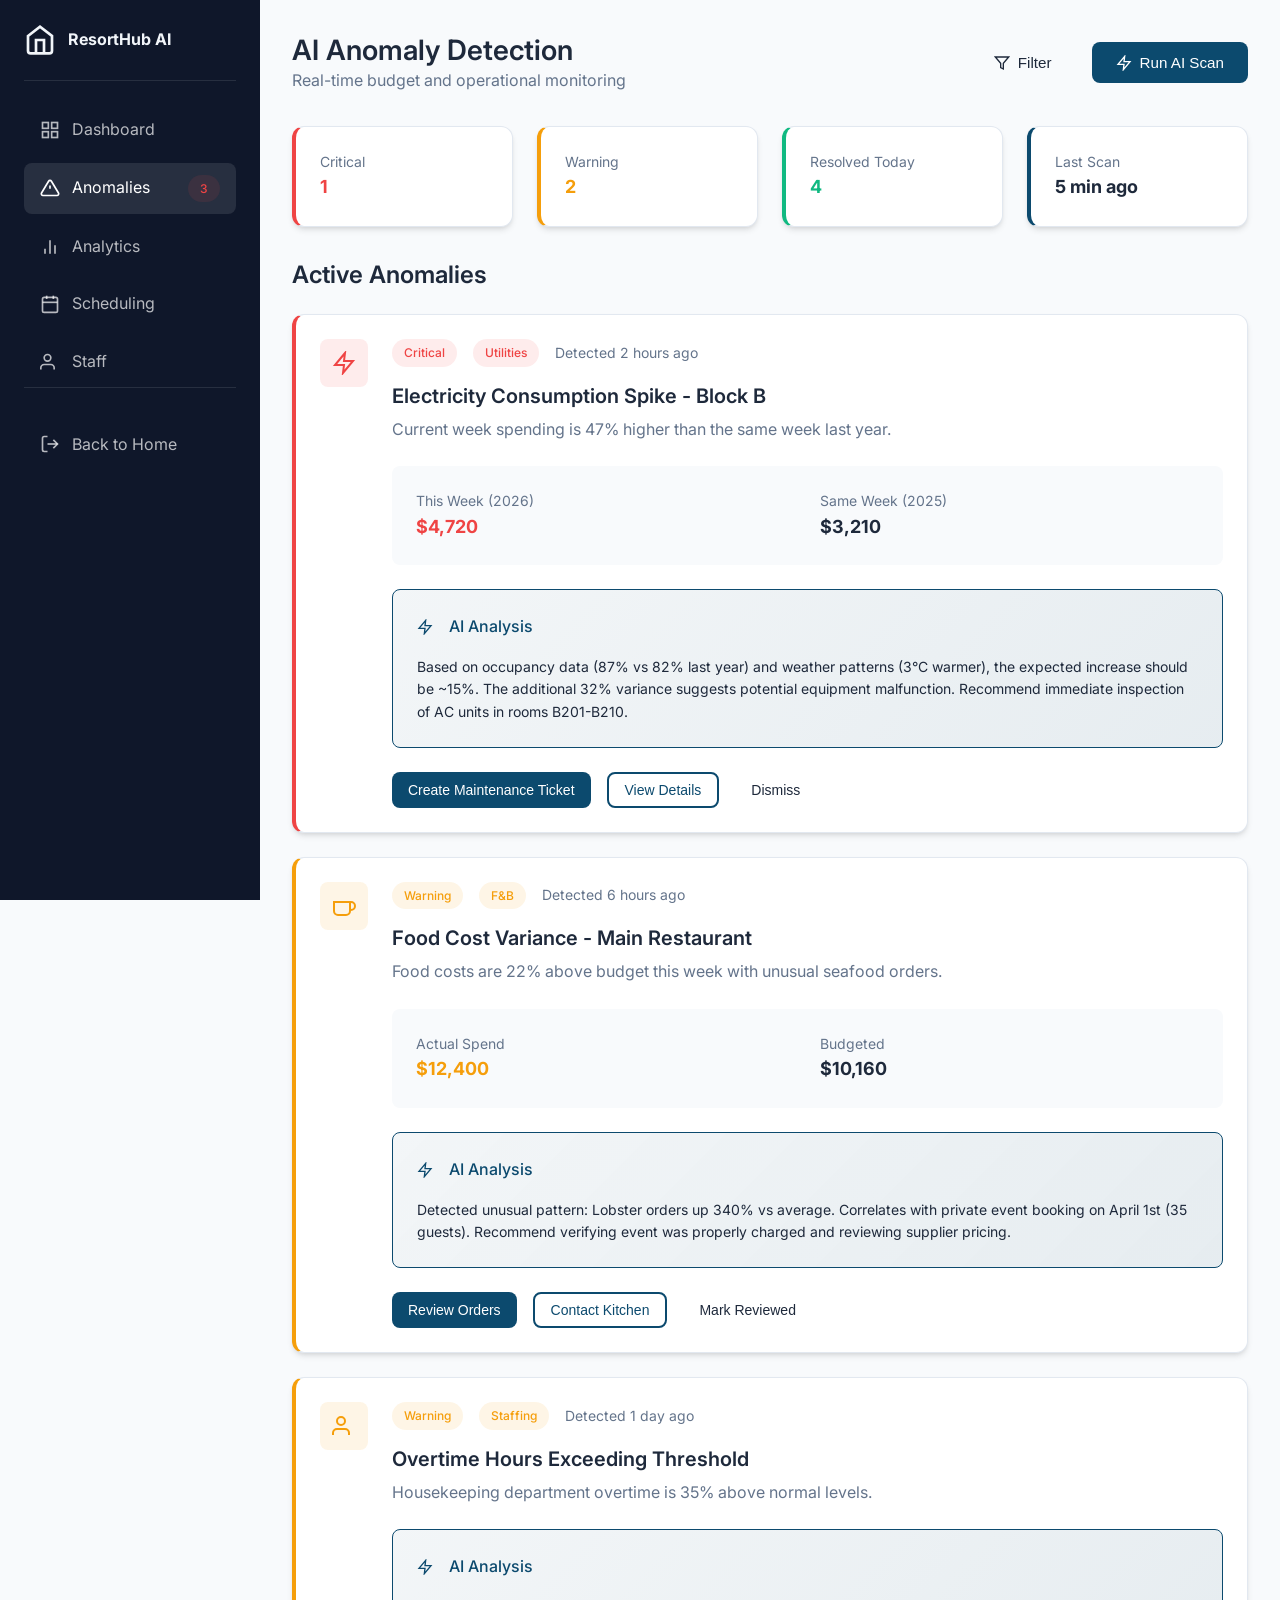
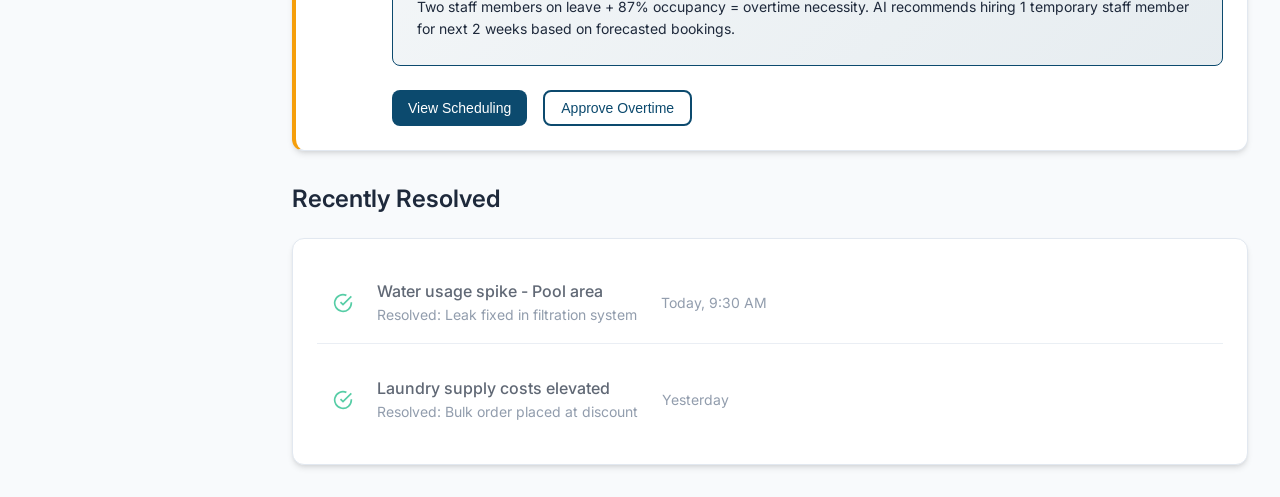
<file: public/manager/anomalies.html>
<!DOCTYPE html>
<html lang="en">
<head>
  <meta charset="UTF-8">
  <meta name="viewport" content="width=device-width, initial-scale=1.0">
  <title>Anomaly Detection - ResortHub AI</title>
  <link rel="stylesheet" href="../css/styles.css">
  <link href="https://fonts.googleapis.com/css2?family=Inter:wght@400;500;600;700&display=swap" rel="stylesheet">
</head>
<body>
  <div class="dashboard">
    <!-- Sidebar -->
    <aside class="sidebar">
      <div class="sidebar-brand">
        <svg width="32" height="32" viewBox="0 0 24 24" fill="none" stroke="currentColor" stroke-width="2">
          <path d="M3 9l9-7 9 7v11a2 2 0 0 1-2 2H5a2 2 0 0 1-2-2z"></path>
          <polyline points="9 22 9 12 15 12 15 22"></polyline>
        </svg>
        <span class="font-bold">ResortHub AI</span>
      </div>
      <nav class="sidebar-nav">
        <a href="index.html" class="sidebar-link">
          <svg width="20" height="20" viewBox="0 0 24 24" fill="none" stroke="currentColor" stroke-width="2">
            <rect x="3" y="3" width="7" height="7"></rect>
            <rect x="14" y="3" width="7" height="7"></rect>
            <rect x="14" y="14" width="7" height="7"></rect>
            <rect x="3" y="14" width="7" height="7"></rect>
          </svg>
          Dashboard
        </a>
        <a href="anomalies.html" class="sidebar-link active">
          <svg width="20" height="20" viewBox="0 0 24 24" fill="none" stroke="currentColor" stroke-width="2">
            <path d="M10.29 3.86L1.82 18a2 2 0 0 0 1.71 3h16.94a2 2 0 0 0 1.71-3L13.71 3.86a2 2 0 0 0-3.42 0z"></path>
            <line x1="12" y1="9" x2="12" y2="13"></line>
            <line x1="12" y1="17" x2="12.01" y2="17"></line>
          </svg>
          Anomalies
          <span class="badge badge-error" style="margin-left: auto;">3</span>
        </a>
        <a href="analytics.html" class="sidebar-link">
          <svg width="20" height="20" viewBox="0 0 24 24" fill="none" stroke="currentColor" stroke-width="2">
            <line x1="18" y1="20" x2="18" y2="10"></line>
            <line x1="12" y1="20" x2="12" y2="4"></line>
            <line x1="6" y1="20" x2="6" y2="14"></line>
          </svg>
          Analytics
        </a>
        <a href="#" class="sidebar-link">
          <svg width="20" height="20" viewBox="0 0 24 24" fill="none" stroke="currentColor" stroke-width="2">
            <rect x="3" y="4" width="18" height="18" rx="2" ry="2"></rect>
            <line x1="16" y1="2" x2="16" y2="6"></line>
            <line x1="8" y1="2" x2="8" y2="6"></line>
            <line x1="3" y1="10" x2="21" y2="10"></line>
          </svg>
          Scheduling
        </a>
        <a href="#" class="sidebar-link">
          <svg width="20" height="20" viewBox="0 0 24 24" fill="none" stroke="currentColor" stroke-width="2">
            <path d="M17 21v-2a4 4 0 0 0-4-4H5a4 4 0 0 0-4 4v2"></path>
            <circle cx="9" cy="7" r="4"></circle>
          </svg>
          Staff
        </a>
      </nav>
      <div style="margin-top: auto; padding-top: 2rem; border-top: 1px solid rgba(255,255,255,0.1);">
        <a href="../index.html" class="sidebar-link">
          <svg width="20" height="20" viewBox="0 0 24 24" fill="none" stroke="currentColor" stroke-width="2">
            <path d="M9 21H5a2 2 0 0 1-2-2V5a2 2 0 0 1 2-2h4"></path>
            <polyline points="16 17 21 12 16 7"></polyline>
            <line x1="21" y1="12" x2="9" y2="12"></line>
          </svg>
          Back to Home
        </a>
      </div>
    </aside>

    <!-- Main Content -->
    <main class="main-content">
      <div class="dashboard-header">
        <div>
          <h1 style="font-size: 1.75rem;">AI Anomaly Detection</h1>
          <p class="text-muted">Real-time budget and operational monitoring</p>
        </div>
        <div class="flex items-center gap-2">
          <button class="btn btn-ghost">
            <svg width="16" height="16" viewBox="0 0 24 24" fill="none" stroke="currentColor" stroke-width="2">
              <polygon points="22 3 2 3 10 12.46 10 19 14 21 14 12.46 22 3"></polygon>
            </svg>
            Filter
          </button>
          <button class="btn btn-primary" onclick="runAnomalyDetection()">
            <svg width="16" height="16" viewBox="0 0 24 24" fill="none" stroke="currentColor" stroke-width="2">
              <polygon points="13 2 3 14 12 14 11 22 21 10 12 10 13 2"></polygon>
            </svg>
            Run AI Scan
          </button>
        </div>
      </div>

      <!-- Summary Cards -->
      <div class="grid grid-4 gap-3 mb-4">
        <div class="card" style="border-left: 4px solid var(--error);">
          <p class="text-sm text-muted">Critical</p>
          <p class="font-bold text-lg" style="color: var(--error);">1</p>
        </div>
        <div class="card" style="border-left: 4px solid var(--warning);">
          <p class="text-sm text-muted">Warning</p>
          <p class="font-bold text-lg" style="color: var(--warning);">2</p>
        </div>
        <div class="card" style="border-left: 4px solid var(--success);">
          <p class="text-sm text-muted">Resolved Today</p>
          <p class="font-bold text-lg" style="color: var(--success);">4</p>
        </div>
        <div class="card" style="border-left: 4px solid var(--primary);">
          <p class="text-sm text-muted">Last Scan</p>
          <p class="font-bold text-lg">5 min ago</p>
        </div>
      </div>

      <!-- Anomaly Cards -->
      <section class="mb-4">
        <h3 class="mb-3">Active Anomalies</h3>
        <div class="grid gap-3">
          <!-- Critical Anomaly -->
          <div class="card" style="border-left: 4px solid var(--error);">
            <div class="flex items-start gap-3">
              <div style="width: 48px; height: 48px; background: rgba(239, 68, 68, 0.1); border-radius: var(--radius-sm); display: flex; align-items: center; justify-content: center; flex-shrink: 0;">
                <svg width="24" height="24" viewBox="0 0 24 24" fill="none" stroke="var(--error)" stroke-width="2">
                  <polygon points="13 2 3 14 12 14 11 22 21 10 12 10 13 2"></polygon>
                </svg>
              </div>
              <div class="flex-1">
                <div class="flex items-center gap-2 mb-2">
                  <span class="badge badge-error">Critical</span>
                  <span class="badge" style="background: rgba(239, 68, 68, 0.1); color: var(--error);">Utilities</span>
                  <span class="text-sm text-muted">Detected 2 hours ago</span>
                </div>
                <h4>Electricity Consumption Spike - Block B</h4>
                <p class="text-muted mt-1">Current week spending is 47% higher than the same week last year.</p>
                
                <!-- Year-over-Year Comparison -->
                <div class="grid grid-2 gap-3 mt-3 p-3" style="background: var(--background); border-radius: var(--radius-sm);">
                  <div>
                    <p class="text-sm text-muted">This Week (2026)</p>
                    <p class="font-bold text-lg" style="color: var(--error);">$4,720</p>
                  </div>
                  <div>
                    <p class="text-sm text-muted">Same Week (2025)</p>
                    <p class="font-bold text-lg">$3,210</p>
                  </div>
                </div>

                <!-- AI Analysis -->
                <div class="mt-3 p-3" style="background: linear-gradient(135deg, rgba(12, 74, 110, 0.05), rgba(12, 74, 110, 0.1)); border-radius: var(--radius-sm); border: 1px solid var(--primary);">
                  <div class="flex items-center gap-2 mb-2">
                    <svg width="16" height="16" viewBox="0 0 24 24" fill="none" stroke="var(--primary)" stroke-width="2">
                      <polygon points="13 2 3 14 12 14 11 22 21 10 12 10 13 2"></polygon>
                    </svg>
                    <span class="font-medium text-primary">AI Analysis</span>
                  </div>
                  <p class="text-sm">Based on occupancy data (87% vs 82% last year) and weather patterns (3°C warmer), the expected increase should be ~15%. The additional 32% variance suggests potential equipment malfunction. Recommend immediate inspection of AC units in rooms B201-B210.</p>
                </div>

                <div class="flex gap-2 mt-3">
                  <button class="btn btn-primary btn-sm">Create Maintenance Ticket</button>
                  <button class="btn btn-outline btn-sm">View Details</button>
                  <button class="btn btn-ghost btn-sm">Dismiss</button>
                </div>
              </div>
            </div>
          </div>

          <!-- Warning Anomaly -->
          <div class="card" style="border-left: 4px solid var(--warning);">
            <div class="flex items-start gap-3">
              <div style="width: 48px; height: 48px; background: rgba(245, 158, 11, 0.1); border-radius: var(--radius-sm); display: flex; align-items: center; justify-content: center; flex-shrink: 0;">
                <svg width="24" height="24" viewBox="0 0 24 24" fill="none" stroke="var(--warning)" stroke-width="2">
                  <path d="M18 8h1a4 4 0 0 1 0 8h-1"></path>
                  <path d="M2 8h16v9a4 4 0 0 1-4 4H6a4 4 0 0 1-4-4V8z"></path>
                </svg>
              </div>
              <div class="flex-1">
                <div class="flex items-center gap-2 mb-2">
                  <span class="badge badge-warning">Warning</span>
                  <span class="badge" style="background: rgba(245, 158, 11, 0.1); color: var(--warning);">F&B</span>
                  <span class="text-sm text-muted">Detected 6 hours ago</span>
                </div>
                <h4>Food Cost Variance - Main Restaurant</h4>
                <p class="text-muted mt-1">Food costs are 22% above budget this week with unusual seafood orders.</p>
                
                <div class="grid grid-2 gap-3 mt-3 p-3" style="background: var(--background); border-radius: var(--radius-sm);">
                  <div>
                    <p class="text-sm text-muted">Actual Spend</p>
                    <p class="font-bold text-lg" style="color: var(--warning);">$12,400</p>
                  </div>
                  <div>
                    <p class="text-sm text-muted">Budgeted</p>
                    <p class="font-bold text-lg">$10,160</p>
                  </div>
                </div>

                <div class="mt-3 p-3" style="background: linear-gradient(135deg, rgba(12, 74, 110, 0.05), rgba(12, 74, 110, 0.1)); border-radius: var(--radius-sm); border: 1px solid var(--primary);">
                  <div class="flex items-center gap-2 mb-2">
                    <svg width="16" height="16" viewBox="0 0 24 24" fill="none" stroke="var(--primary)" stroke-width="2">
                      <polygon points="13 2 3 14 12 14 11 22 21 10 12 10 13 2"></polygon>
                    </svg>
                    <span class="font-medium text-primary">AI Analysis</span>
                  </div>
                  <p class="text-sm">Detected unusual pattern: Lobster orders up 340% vs average. Correlates with private event booking on April 1st (35 guests). Recommend verifying event was properly charged and reviewing supplier pricing.</p>
                </div>

                <div class="flex gap-2 mt-3">
                  <button class="btn btn-primary btn-sm">Review Orders</button>
                  <button class="btn btn-outline btn-sm">Contact Kitchen</button>
                  <button class="btn btn-ghost btn-sm">Mark Reviewed</button>
                </div>
              </div>
            </div>
          </div>

          <!-- Warning Anomaly 2 -->
          <div class="card" style="border-left: 4px solid var(--warning);">
            <div class="flex items-start gap-3">
              <div style="width: 48px; height: 48px; background: rgba(245, 158, 11, 0.1); border-radius: var(--radius-sm); display: flex; align-items: center; justify-content: center; flex-shrink: 0;">
                <svg width="24" height="24" viewBox="0 0 24 24" fill="none" stroke="var(--warning)" stroke-width="2">
                  <path d="M17 21v-2a4 4 0 0 0-4-4H5a4 4 0 0 0-4 4v2"></path>
                  <circle cx="9" cy="7" r="4"></circle>
                </svg>
              </div>
              <div class="flex-1">
                <div class="flex items-center gap-2 mb-2">
                  <span class="badge badge-warning">Warning</span>
                  <span class="badge" style="background: rgba(245, 158, 11, 0.1); color: var(--warning);">Staffing</span>
                  <span class="text-sm text-muted">Detected 1 day ago</span>
                </div>
                <h4>Overtime Hours Exceeding Threshold</h4>
                <p class="text-muted mt-1">Housekeeping department overtime is 35% above normal levels.</p>
                
                <div class="mt-3 p-3" style="background: linear-gradient(135deg, rgba(12, 74, 110, 0.05), rgba(12, 74, 110, 0.1)); border-radius: var(--radius-sm); border: 1px solid var(--primary);">
                  <div class="flex items-center gap-2 mb-2">
                    <svg width="16" height="16" viewBox="0 0 24 24" fill="none" stroke="var(--primary)" stroke-width="2">
                      <polygon points="13 2 3 14 12 14 11 22 21 10 12 10 13 2"></polygon>
                    </svg>
                    <span class="font-medium text-primary">AI Analysis</span>
                  </div>
                  <p class="text-sm">Two staff members on leave + 87% occupancy = overtime necessity. AI recommends hiring 1 temporary staff member for next 2 weeks based on forecasted bookings.</p>
                </div>

                <div class="flex gap-2 mt-3">
                  <button class="btn btn-primary btn-sm">View Scheduling</button>
                  <button class="btn btn-outline btn-sm">Approve Overtime</button>
                </div>
              </div>
            </div>
          </div>
        </div>
      </section>

      <!-- Resolved Section -->
      <section>
        <h3 class="mb-3">Recently Resolved</h3>
        <div class="card">
          <div class="grid gap-2">
            <div class="flex items-center gap-3 p-2" style="border-bottom: 1px solid var(--border); opacity: 0.7;">
              <svg width="20" height="20" viewBox="0 0 24 24" fill="none" stroke="var(--success)" stroke-width="2">
                <path d="M22 11.08V12a10 10 0 1 1-5.93-9.14"></path>
                <polyline points="22 4 12 14.01 9 11.01"></polyline>
              </svg>
              <div class="flex-1">
                <p class="font-medium">Water usage spike - Pool area</p>
                <p class="text-sm text-muted">Resolved: Leak fixed in filtration system</p>
              </div>
              <span class="text-sm text-muted">Today, 9:30 AM</span>
            </div>
            <div class="flex items-center gap-3 p-2" style="opacity: 0.7;">
              <svg width="20" height="20" viewBox="0 0 24 24" fill="none" stroke="var(--success)" stroke-width="2">
                <path d="M22 11.08V12a10 10 0 1 1-5.93-9.14"></path>
                <polyline points="22 4 12 14.01 9 11.01"></polyline>
              </svg>
              <div class="flex-1">
                <p class="font-medium">Laundry supply costs elevated</p>
                <p class="text-sm text-muted">Resolved: Bulk order placed at discount</p>
              </div>
              <span class="text-sm text-muted">Yesterday</span>
            </div>
          </div>
        </div>
      </section>
    </main>
  </div>

  <script>
    function runAnomalyDetection() {
      const btn = event.target;
      btn.innerHTML = '<span class="animate-pulse">Scanning...</span>';
      btn.disabled = true;
      
      setTimeout(() => {
        btn.innerHTML = `
          <svg width="16" height="16" viewBox="0 0 24 24" fill="none" stroke="currentColor" stroke-width="2">
            <polygon points="13 2 3 14 12 14 11 22 21 10 12 10 13 2"></polygon>
          </svg>
          Run AI Scan
        `;
        btn.disabled = false;
        alert('AI Scan Complete: No new anomalies detected.');
      }, 2000);
    }
  </script>
</body>
</html>
</file>
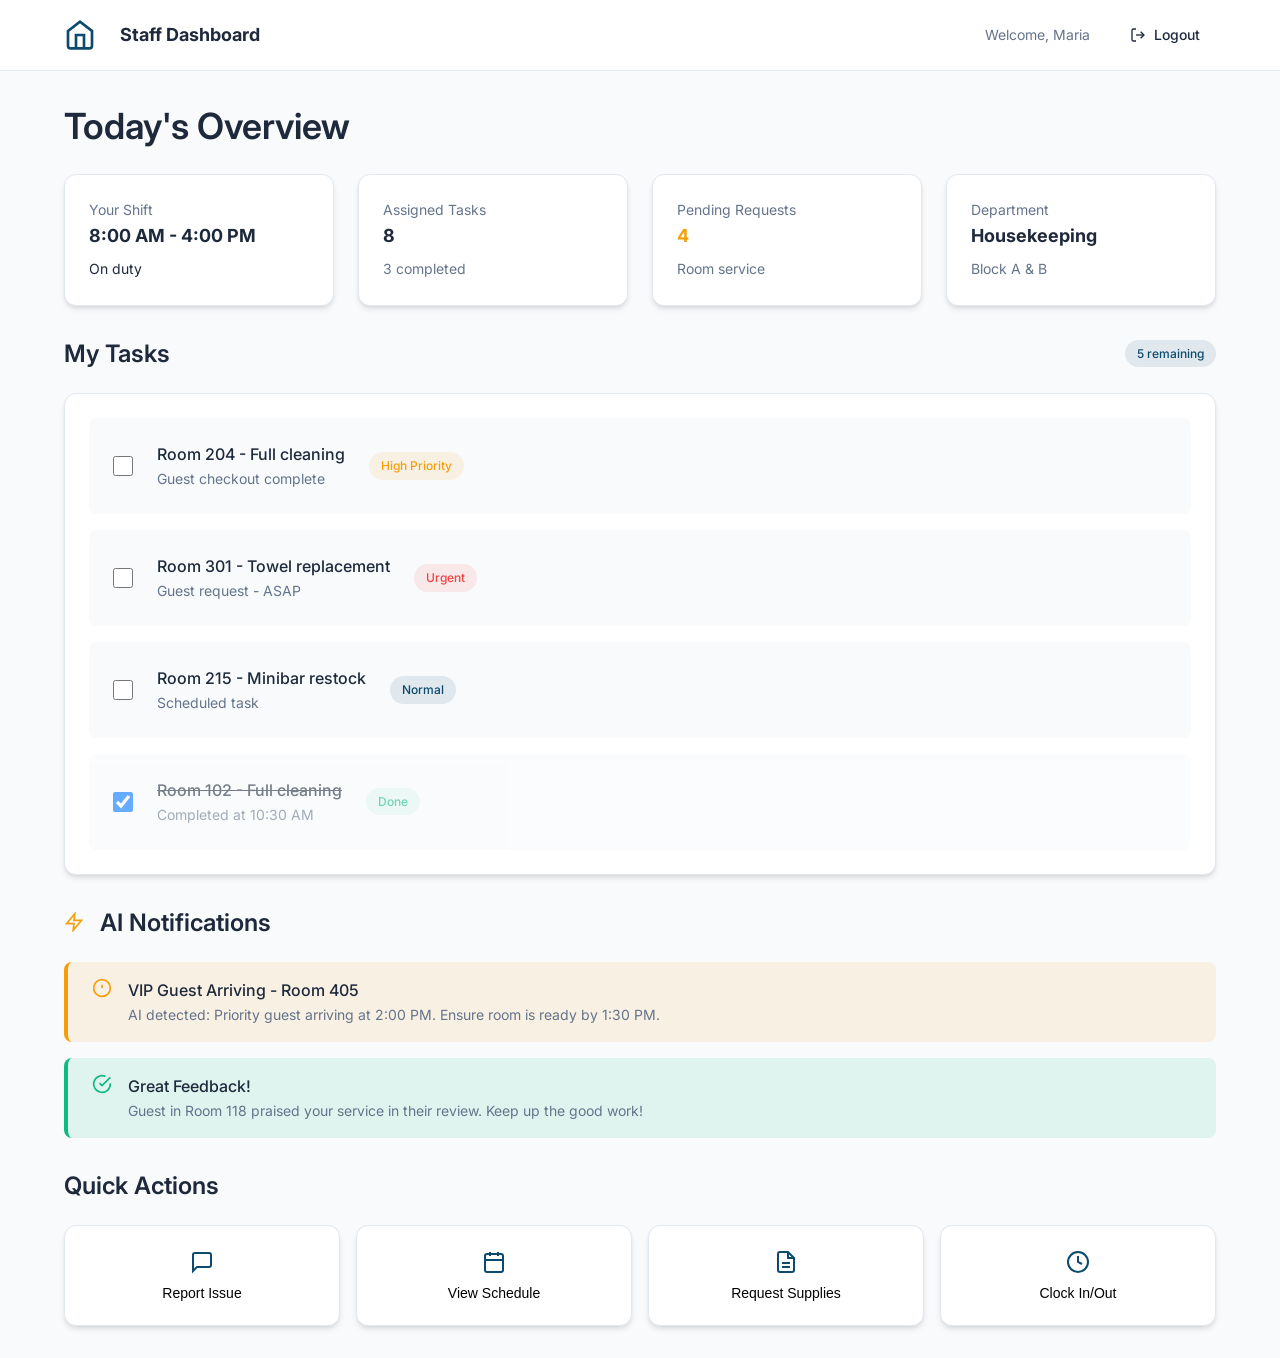
<file: public/staff/dashboard.html>
<!DOCTYPE html>
<html lang="en">
<head>
  <meta charset="UTF-8">
  <meta name="viewport" content="width=device-width, initial-scale=1.0">
  <title>Staff Dashboard - ResortHub AI</title>
  <link rel="stylesheet" href="../css/styles.css">
  <link href="https://fonts.googleapis.com/css2?family=Inter:wght@400;500;600;700&display=swap" rel="stylesheet">
</head>
<body style="background: var(--background);">
  <!-- Header -->
  <header class="header">
    <div class="container">
      <div class="flex items-center justify-between">
        <div class="flex items-center gap-3">
          <svg width="32" height="32" viewBox="0 0 24 24" fill="none" stroke="var(--primary)" stroke-width="2">
            <path d="M3 9l9-7 9 7v11a2 2 0 0 1-2 2H5a2 2 0 0 1-2-2z"></path>
            <polyline points="9 22 9 12 15 12 15 22"></polyline>
          </svg>
          <span class="font-bold text-lg">Staff Dashboard</span>
        </div>
        <div class="flex items-center gap-3">
          <span class="text-sm text-muted">Welcome, Maria</span>
          <a href="login.html" class="btn btn-ghost btn-sm">
            <svg width="16" height="16" viewBox="0 0 24 24" fill="none" stroke="currentColor" stroke-width="2">
              <path d="M9 21H5a2 2 0 0 1-2-2V5a2 2 0 0 1 2-2h4"></path>
              <polyline points="16 17 21 12 16 7"></polyline>
              <line x1="21" y1="12" x2="9" y2="12"></line>
            </svg>
            Logout
          </a>
        </div>
      </div>
    </div>
  </header>

  <main class="container" style="padding: 2rem 1.5rem;">
    <!-- Today's Summary -->
    <section class="mb-4">
      <h2 class="mb-3">Today's Overview</h2>
      <div class="grid grid-4 gap-3">
        <div class="card">
          <p class="text-sm text-muted">Your Shift</p>
          <p class="font-bold text-lg">8:00 AM - 4:00 PM</p>
          <p class="text-sm text-success mt-1">On duty</p>
        </div>
        <div class="card">
          <p class="text-sm text-muted">Assigned Tasks</p>
          <p class="font-bold text-lg">8</p>
          <p class="text-sm text-muted mt-1">3 completed</p>
        </div>
        <div class="card">
          <p class="text-sm text-muted">Pending Requests</p>
          <p class="font-bold text-lg" style="color: var(--warning);">4</p>
          <p class="text-sm text-muted mt-1">Room service</p>
        </div>
        <div class="card">
          <p class="text-sm text-muted">Department</p>
          <p class="font-bold text-lg">Housekeeping</p>
          <p class="text-sm text-muted mt-1">Block A & B</p>
        </div>
      </div>
    </section>

    <!-- Tasks -->
    <section class="mb-4">
      <div class="flex items-center justify-between mb-3">
        <h3>My Tasks</h3>
        <span class="badge badge-primary">5 remaining</span>
      </div>
      <div class="card">
        <div class="grid gap-2">
          <div class="flex items-center gap-3 p-3" style="background: var(--background); border-radius: var(--radius-sm);">
            <input type="checkbox" style="width: 20px; height: 20px; cursor: pointer;">
            <div class="flex-1">
              <p class="font-medium">Room 204 - Full cleaning</p>
              <p class="text-sm text-muted">Guest checkout complete</p>
            </div>
            <span class="badge badge-warning">High Priority</span>
          </div>
          <div class="flex items-center gap-3 p-3" style="background: var(--background); border-radius: var(--radius-sm);">
            <input type="checkbox" style="width: 20px; height: 20px; cursor: pointer;">
            <div class="flex-1">
              <p class="font-medium">Room 301 - Towel replacement</p>
              <p class="text-sm text-muted">Guest request - ASAP</p>
            </div>
            <span class="badge badge-error">Urgent</span>
          </div>
          <div class="flex items-center gap-3 p-3" style="background: var(--background); border-radius: var(--radius-sm);">
            <input type="checkbox" style="width: 20px; height: 20px; cursor: pointer;">
            <div class="flex-1">
              <p class="font-medium">Room 215 - Minibar restock</p>
              <p class="text-sm text-muted">Scheduled task</p>
            </div>
            <span class="badge badge-primary">Normal</span>
          </div>
          <div class="flex items-center gap-3 p-3" style="background: var(--background); border-radius: var(--radius-sm); opacity: 0.6;">
            <input type="checkbox" checked style="width: 20px; height: 20px; cursor: pointer;">
            <div class="flex-1">
              <p class="font-medium" style="text-decoration: line-through;">Room 102 - Full cleaning</p>
              <p class="text-sm text-muted">Completed at 10:30 AM</p>
            </div>
            <span class="badge badge-success">Done</span>
          </div>
        </div>
      </div>
    </section>

    <!-- AI Notifications -->
    <section class="mb-4">
      <div class="flex items-center gap-2 mb-3">
        <svg width="20" height="20" viewBox="0 0 24 24" fill="none" stroke="var(--accent)" stroke-width="2">
          <polygon points="13 2 3 14 12 14 11 22 21 10 12 10 13 2"></polygon>
        </svg>
        <h3>AI Notifications</h3>
      </div>
      <div class="grid gap-2">
        <div class="alert alert-warning">
          <svg width="20" height="20" viewBox="0 0 24 24" fill="none" stroke="var(--warning)" stroke-width="2" style="flex-shrink: 0;">
            <circle cx="12" cy="12" r="10"></circle>
            <line x1="12" y1="8" x2="12" y2="12"></line>
            <line x1="12" y1="16" x2="12.01" y2="16"></line>
          </svg>
          <div class="flex-1">
            <p class="font-medium">VIP Guest Arriving - Room 405</p>
            <p class="text-sm text-muted">AI detected: Priority guest arriving at 2:00 PM. Ensure room is ready by 1:30 PM.</p>
          </div>
        </div>
        <div class="alert alert-success">
          <svg width="20" height="20" viewBox="0 0 24 24" fill="none" stroke="var(--success)" stroke-width="2" style="flex-shrink: 0;">
            <path d="M22 11.08V12a10 10 0 1 1-5.93-9.14"></path>
            <polyline points="22 4 12 14.01 9 11.01"></polyline>
          </svg>
          <div class="flex-1">
            <p class="font-medium">Great Feedback!</p>
            <p class="text-sm text-muted">Guest in Room 118 praised your service in their review. Keep up the good work!</p>
          </div>
        </div>
      </div>
    </section>

    <!-- Quick Actions -->
    <section>
      <h3 class="mb-3">Quick Actions</h3>
      <div class="grid grid-4 gap-2">
        <button class="card card-hover text-center p-3">
          <svg width="24" height="24" viewBox="0 0 24 24" fill="none" stroke="var(--primary)" stroke-width="2" style="margin: 0 auto 0.5rem;">
            <path d="M21 15a2 2 0 0 1-2 2H7l-4 4V5a2 2 0 0 1 2-2h14a2 2 0 0 1 2 2z"></path>
          </svg>
          <p class="text-sm font-medium">Report Issue</p>
        </button>
        <button class="card card-hover text-center p-3">
          <svg width="24" height="24" viewBox="0 0 24 24" fill="none" stroke="var(--primary)" stroke-width="2" style="margin: 0 auto 0.5rem;">
            <rect x="3" y="4" width="18" height="18" rx="2" ry="2"></rect>
            <line x1="16" y1="2" x2="16" y2="6"></line>
            <line x1="8" y1="2" x2="8" y2="6"></line>
            <line x1="3" y1="10" x2="21" y2="10"></line>
          </svg>
          <p class="text-sm font-medium">View Schedule</p>
        </button>
        <button class="card card-hover text-center p-3">
          <svg width="24" height="24" viewBox="0 0 24 24" fill="none" stroke="var(--primary)" stroke-width="2" style="margin: 0 auto 0.5rem;">
            <path d="M14 2H6a2 2 0 0 0-2 2v16a2 2 0 0 0 2 2h12a2 2 0 0 0 2-2V8z"></path>
            <polyline points="14 2 14 8 20 8"></polyline>
            <line x1="16" y1="13" x2="8" y2="13"></line>
            <line x1="16" y1="17" x2="8" y2="17"></line>
          </svg>
          <p class="text-sm font-medium">Request Supplies</p>
        </button>
        <button class="card card-hover text-center p-3">
          <svg width="24" height="24" viewBox="0 0 24 24" fill="none" stroke="var(--primary)" stroke-width="2" style="margin: 0 auto 0.5rem;">
            <circle cx="12" cy="12" r="10"></circle>
            <polyline points="12 6 12 12 16 14"></polyline>
          </svg>
          <p class="text-sm font-medium">Clock In/Out</p>
        </button>
      </div>
    </section>
  </main>
</body>
</html>
</file>
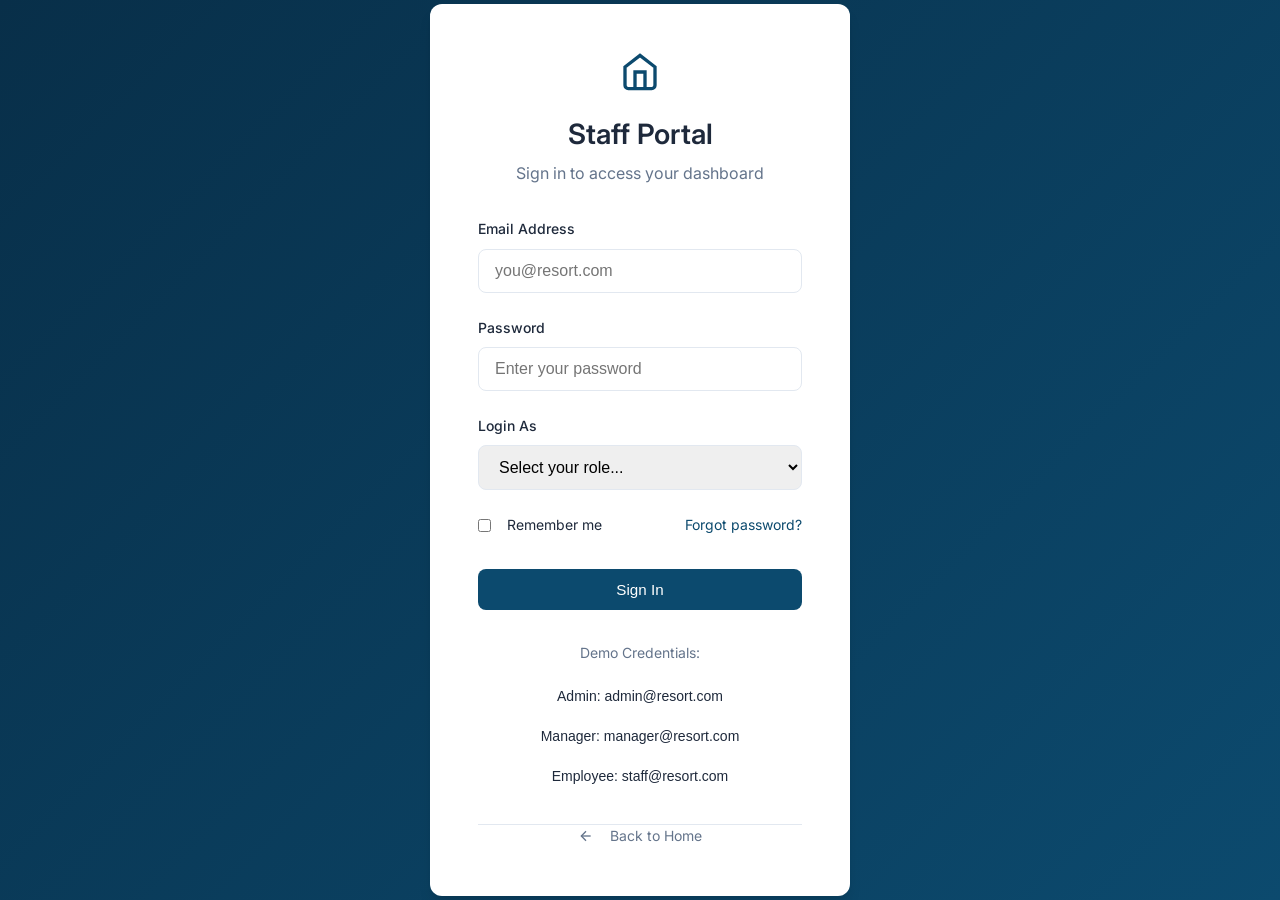
<file: public/staff/login.html>
<!DOCTYPE html>
<html lang="en">
<head>
  <meta charset="UTF-8">
  <meta name="viewport" content="width=device-width, initial-scale=1.0">
  <title>Staff Login - ResortHub AI</title>
  <link rel="stylesheet" href="../css/styles.css">
  <link href="https://fonts.googleapis.com/css2?family=Inter:wght@400;500;600;700&display=swap" rel="stylesheet">
</head>
<body class="login-page">
  <div class="login-card animate-fade-in">
    <div class="login-header">
      <div class="flex items-center justify-center gap-2 mb-3">
        <svg width="40" height="40" viewBox="0 0 24 24" fill="none" stroke="var(--primary)" stroke-width="2">
          <path d="M3 9l9-7 9 7v11a2 2 0 0 1-2 2H5a2 2 0 0 1-2-2z"></path>
          <polyline points="9 22 9 12 15 12 15 22"></polyline>
        </svg>
      </div>
      <h1>Staff Portal</h1>
      <p class="text-muted">Sign in to access your dashboard</p>
    </div>

    <form id="login-form" onsubmit="handleLogin(event)">
      <div class="form-group">
        <label class="label" for="email">Email Address</label>
        <input type="email" id="email" class="input" placeholder="you@resort.com" required>
      </div>

      <div class="form-group">
        <label class="label" for="password">Password</label>
        <input type="password" id="password" class="input" placeholder="Enter your password" required>
      </div>

      <div class="form-group">
        <label class="label" for="role">Login As</label>
        <select id="role" class="input" required>
          <option value="">Select your role...</option>
          <option value="admin">Administrator</option>
          <option value="manager">Manager</option>
          <option value="employee">Employee</option>
        </select>
      </div>

      <div class="flex items-center justify-between mb-4">
        <label class="flex items-center gap-2" style="cursor: pointer;">
          <input type="checkbox" id="remember">
          <span class="text-sm">Remember me</span>
        </label>
        <a href="#" class="text-sm text-primary">Forgot password?</a>
      </div>

      <button type="submit" class="btn btn-primary" style="width: 100%;" id="login-btn">
        Sign In
      </button>
    </form>

    <div class="mt-4 text-center">
      <p class="text-sm text-muted">Demo Credentials:</p>
      <div class="grid gap-1 mt-2">
        <button class="btn btn-ghost btn-sm" onclick="fillDemo('admin')">
          Admin: admin@resort.com
        </button>
        <button class="btn btn-ghost btn-sm" onclick="fillDemo('manager')">
          Manager: manager@resort.com
        </button>
        <button class="btn btn-ghost btn-sm" onclick="fillDemo('employee')">
          Employee: staff@resort.com
        </button>
      </div>
    </div>

    <div class="mt-4 pt-4" style="border-top: 1px solid var(--border);">
      <a href="../index.html" class="flex items-center justify-center gap-2 text-muted text-sm">
        <svg width="16" height="16" viewBox="0 0 24 24" fill="none" stroke="currentColor" stroke-width="2">
          <line x1="19" y1="12" x2="5" y2="12"></line>
          <polyline points="12 19 5 12 12 5"></polyline>
        </svg>
        Back to Home
      </a>
    </div>
  </div>

  <script>
    function fillDemo(role) {
      const emails = {
        admin: 'admin@resort.com',
        manager: 'manager@resort.com',
        employee: 'staff@resort.com'
      };
      document.getElementById('email').value = emails[role];
      document.getElementById('password').value = 'demo123';
      document.getElementById('role').value = role;
    }

    function handleLogin(event) {
      event.preventDefault();
      
      const btn = document.getElementById('login-btn');
      const role = document.getElementById('role').value;
      
      btn.innerHTML = '<span class="animate-pulse">Signing in...</span>';
      btn.disabled = true;
      
      setTimeout(() => {
        // Redirect based on role
        switch(role) {
          case 'admin':
          case 'manager':
            window.location.href = '../manager/index.html';
            break;
          case 'employee':
            window.location.href = 'dashboard.html';
            break;
          default:
            btn.innerHTML = 'Sign In';
            btn.disabled = false;
            alert('Please select a role');
        }
      }, 1500);
    }
  </script>
</body>
</html>
</file>
<file: public/css/styles.css>
/* ResortHub AI - Main Styles */

:root {
  --primary: #0c4a6e;
  --primary-light: #0369a1;
  --primary-dark: #082f49;
  --accent: #f59e0b;
  --accent-light: #fbbf24;
  --background: #f8fafc;
  --surface: #ffffff;
  --surface-dark: #0f172a;
  --text: #1e293b;
  --text-muted: #64748b;
  --text-light: #f1f5f9;
  --border: #e2e8f0;
  --success: #10b981;
  --warning: #f59e0b;
  --error: #ef4444;
  --shadow: 0 4px 6px -1px rgba(0, 0, 0, 0.1), 0 2px 4px -2px rgba(0, 0, 0, 0.1);
  --shadow-lg: 0 10px 15px -3px rgba(0, 0, 0, 0.1), 0 4px 6px -4px rgba(0, 0, 0, 0.1);
  --radius: 12px;
  --radius-sm: 8px;
}

* {
  margin: 0;
  padding: 0;
  box-sizing: border-box;
}

body {
  font-family: 'Inter', -apple-system, BlinkMacSystemFont, 'Segoe UI', Roboto, sans-serif;
  background: var(--background);
  color: var(--text);
  line-height: 1.6;
}

a {
  text-decoration: none;
  color: inherit;
}

/* Typography */
h1, h2, h3, h4, h5, h6 {
  font-weight: 600;
  line-height: 1.3;
}

h1 { font-size: 3rem; }
h2 { font-size: 2.25rem; }
h3 { font-size: 1.5rem; }
h4 { font-size: 1.25rem; }

/* Layout */
.container {
  max-width: 1200px;
  margin: 0 auto;
  padding: 0 1.5rem;
}

.flex {
  display: flex;
}

.flex-col {
  flex-direction: column;
}

.items-center {
  align-items: center;
}

.justify-center {
  justify-content: center;
}

.justify-between {
  justify-content: space-between;
}

.gap-1 { gap: 0.5rem; }
.gap-2 { gap: 1rem; }
.gap-3 { gap: 1.5rem; }
.gap-4 { gap: 2rem; }

.grid {
  display: grid;
}

.grid-2 {
  grid-template-columns: repeat(2, 1fr);
}

.grid-3 {
  grid-template-columns: repeat(3, 1fr);
}

.grid-4 {
  grid-template-columns: repeat(4, 1fr);
}

/* Buttons */
.btn {
  display: inline-flex;
  align-items: center;
  justify-content: center;
  gap: 0.5rem;
  padding: 0.75rem 1.5rem;
  border-radius: var(--radius-sm);
  font-weight: 500;
  font-size: 0.95rem;
  cursor: pointer;
  border: none;
  transition: all 0.2s ease;
}

.btn-primary {
  background: var(--primary);
  color: white;
}

.btn-primary:hover {
  background: var(--primary-light);
}

.btn-accent {
  background: var(--accent);
  color: white;
}

.btn-accent:hover {
  background: var(--accent-light);
}

.btn-outline {
  background: transparent;
  border: 2px solid var(--primary);
  color: var(--primary);
}

.btn-outline:hover {
  background: var(--primary);
  color: white;
}

.btn-ghost {
  background: transparent;
  color: var(--text);
}

.btn-ghost:hover {
  background: var(--border);
}

.btn-lg {
  padding: 1rem 2rem;
  font-size: 1.1rem;
}

.btn-sm {
  padding: 0.5rem 1rem;
  font-size: 0.875rem;
}

/* Cards */
.card {
  background: var(--surface);
  border-radius: var(--radius);
  box-shadow: var(--shadow);
  padding: 1.5rem;
  border: 1px solid var(--border);
}

.card-hover:hover {
  box-shadow: var(--shadow-lg);
  transform: translateY(-2px);
  transition: all 0.3s ease;
}

/* Badges */
.badge {
  display: inline-flex;
  align-items: center;
  padding: 0.25rem 0.75rem;
  border-radius: 9999px;
  font-size: 0.75rem;
  font-weight: 500;
}

.badge-primary {
  background: rgba(12, 74, 110, 0.1);
  color: var(--primary);
}

.badge-accent {
  background: rgba(245, 158, 11, 0.1);
  color: var(--accent);
}

.badge-success {
  background: rgba(16, 185, 129, 0.1);
  color: var(--success);
}

.badge-warning {
  background: rgba(245, 158, 11, 0.1);
  color: var(--warning);
}

.badge-error {
  background: rgba(239, 68, 68, 0.1);
  color: var(--error);
}

/* Forms */
.input {
  width: 100%;
  padding: 0.75rem 1rem;
  border: 1px solid var(--border);
  border-radius: var(--radius-sm);
  font-size: 1rem;
  transition: border-color 0.2s;
}

.input:focus {
  outline: none;
  border-color: var(--primary);
  box-shadow: 0 0 0 3px rgba(12, 74, 110, 0.1);
}

.label {
  display: block;
  font-size: 0.875rem;
  font-weight: 500;
  margin-bottom: 0.5rem;
  color: var(--text);
}

/* Header/Navigation */
.header {
  background: var(--surface);
  border-bottom: 1px solid var(--border);
  padding: 1rem 0;
  position: sticky;
  top: 0;
  z-index: 100;
}

.nav {
  display: flex;
  align-items: center;
  justify-content: space-between;
}

.nav-brand {
  display: flex;
  align-items: center;
  gap: 0.5rem;
  font-weight: 700;
  font-size: 1.25rem;
  color: var(--primary);
}

.nav-brand svg {
  width: 32px;
  height: 32px;
}

.nav-links {
  display: flex;
  align-items: center;
  gap: 2rem;
}

.nav-link {
  color: var(--text-muted);
  font-weight: 500;
  transition: color 0.2s;
}

.nav-link:hover {
  color: var(--primary);
}

/* Hero Section */
.hero {
  padding: 5rem 0;
  text-align: center;
  background: linear-gradient(135deg, var(--primary-dark) 0%, var(--primary) 100%);
  color: white;
}

.hero h1 {
  font-size: 3.5rem;
  margin-bottom: 1.5rem;
  text-wrap: balance;
}

.hero p {
  font-size: 1.25rem;
  opacity: 0.9;
  max-width: 600px;
  margin: 0 auto 2rem;
}

.hero-badge {
  display: inline-flex;
  align-items: center;
  gap: 0.5rem;
  background: rgba(255, 255, 255, 0.15);
  padding: 0.5rem 1rem;
  border-radius: 9999px;
  font-size: 0.875rem;
  margin-bottom: 1.5rem;
}

/* Feature Cards */
.features {
  padding: 5rem 0;
}

.features-grid {
  display: grid;
  grid-template-columns: repeat(auto-fit, minmax(300px, 1fr));
  gap: 2rem;
  margin-top: 3rem;
}

.feature-card {
  padding: 2rem;
  text-align: center;
}

.feature-icon {
  width: 64px;
  height: 64px;
  background: linear-gradient(135deg, var(--primary) 0%, var(--primary-light) 100%);
  border-radius: var(--radius);
  display: flex;
  align-items: center;
  justify-content: center;
  margin: 0 auto 1.5rem;
  color: white;
}

.feature-card h3 {
  margin-bottom: 0.75rem;
}

.feature-card p {
  color: var(--text-muted);
}

/* Section Headers */
.section-header {
  text-align: center;
  margin-bottom: 3rem;
}

.section-header h2 {
  margin-bottom: 1rem;
}

.section-header p {
  color: var(--text-muted);
  max-width: 600px;
  margin: 0 auto;
}

/* Stats */
.stats {
  display: grid;
  grid-template-columns: repeat(4, 1fr);
  gap: 2rem;
  padding: 3rem 0;
}

.stat {
  text-align: center;
}

.stat-value {
  font-size: 2.5rem;
  font-weight: 700;
  color: var(--primary);
}

.stat-label {
  color: var(--text-muted);
  font-size: 0.875rem;
}

/* Pillars Section */
.pillars {
  padding: 5rem 0;
  background: var(--surface);
}

.pillar-card {
  padding: 2rem;
  border-left: 4px solid var(--primary);
}

.pillar-card h3 {
  margin-bottom: 1rem;
  color: var(--primary);
}

.pillar-list {
  list-style: none;
}

.pillar-list li {
  padding: 0.5rem 0;
  display: flex;
  align-items: center;
  gap: 0.75rem;
  color: var(--text-muted);
}

.pillar-list li::before {
  content: "";
  width: 8px;
  height: 8px;
  background: var(--accent);
  border-radius: 50%;
}

/* Footer */
.footer {
  background: var(--surface-dark);
  color: var(--text-light);
  padding: 3rem 0;
  text-align: center;
}

.footer p {
  opacity: 0.7;
}

/* Utilities */
.text-center { text-align: center; }
.text-muted { color: var(--text-muted); }
.text-primary { color: var(--primary); }
.text-accent { color: var(--accent); }
.text-sm { font-size: 0.875rem; }
.text-lg { font-size: 1.125rem; }
.font-bold { font-weight: 700; }
.font-medium { font-weight: 500; }

.mt-1 { margin-top: 0.5rem; }
.mt-2 { margin-top: 1rem; }
.mt-3 { margin-top: 1.5rem; }
.mt-4 { margin-top: 2rem; }
.mb-1 { margin-bottom: 0.5rem; }
.mb-2 { margin-bottom: 1rem; }
.mb-3 { margin-bottom: 1.5rem; }
.mb-4 { margin-bottom: 2rem; }

.p-2 { padding: 1rem; }
.p-3 { padding: 1.5rem; }
.p-4 { padding: 2rem; }

.hidden { display: none; }

/* Responsive */
@media (max-width: 768px) {
  h1 { font-size: 2rem; }
  h2 { font-size: 1.75rem; }
  
  .hero h1 { font-size: 2.5rem; }
  
  .grid-2, .grid-3, .grid-4 {
    grid-template-columns: 1fr;
  }
  
  .stats {
    grid-template-columns: repeat(2, 1fr);
  }
  
  .nav-links {
    display: none;
  }
}

/* Dashboard Specific Styles */
.dashboard {
  display: flex;
  min-height: 100vh;
}

.sidebar {
  width: 260px;
  background: var(--surface-dark);
  color: var(--text-light);
  padding: 1.5rem;
  position: fixed;
  height: 100vh;
  overflow-y: auto;
}

.sidebar-brand {
  display: flex;
  align-items: center;
  gap: 0.75rem;
  padding-bottom: 1.5rem;
  border-bottom: 1px solid rgba(255, 255, 255, 0.1);
  margin-bottom: 1.5rem;
}

.sidebar-nav {
  display: flex;
  flex-direction: column;
  gap: 0.5rem;
}

.sidebar-link {
  display: flex;
  align-items: center;
  gap: 0.75rem;
  padding: 0.75rem 1rem;
  border-radius: var(--radius-sm);
  color: rgba(255, 255, 255, 0.7);
  transition: all 0.2s;
}

.sidebar-link:hover,
.sidebar-link.active {
  background: rgba(255, 255, 255, 0.1);
  color: white;
}

.sidebar-link svg {
  width: 20px;
  height: 20px;
}

.main-content {
  flex: 1;
  margin-left: 260px;
  padding: 2rem;
}

.dashboard-header {
  display: flex;
  align-items: center;
  justify-content: space-between;
  margin-bottom: 2rem;
}

.kpi-grid {
  display: grid;
  grid-template-columns: repeat(4, 1fr);
  gap: 1.5rem;
  margin-bottom: 2rem;
}

.kpi-card {
  padding: 1.5rem;
}

.kpi-label {
  font-size: 0.875rem;
  color: var(--text-muted);
  margin-bottom: 0.5rem;
}

.kpi-value {
  font-size: 2rem;
  font-weight: 700;
  color: var(--text);
}

.kpi-change {
  font-size: 0.875rem;
  margin-top: 0.5rem;
}

.kpi-change.positive {
  color: var(--success);
}

.kpi-change.negative {
  color: var(--error);
}

/* Alert Cards */
.alert {
  padding: 1rem 1.5rem;
  border-radius: var(--radius-sm);
  display: flex;
  align-items: flex-start;
  gap: 1rem;
}

.alert-warning {
  background: rgba(245, 158, 11, 0.1);
  border-left: 4px solid var(--warning);
}

.alert-error {
  background: rgba(239, 68, 68, 0.1);
  border-left: 4px solid var(--error);
}

.alert-success {
  background: rgba(16, 185, 129, 0.1);
  border-left: 4px solid var(--success);
}

/* Charts placeholder */
.chart-container {
  background: var(--surface);
  border-radius: var(--radius);
  padding: 1.5rem;
  border: 1px solid var(--border);
  min-height: 300px;
  display: flex;
  align-items: center;
  justify-content: center;
}

/* Guest Portal Styles */
.guest-header {
  background: linear-gradient(135deg, var(--primary-dark) 0%, var(--primary) 100%);
  color: white;
  padding: 1.5rem 0;
}

.guest-nav {
  display: flex;
  gap: 1rem;
  overflow-x: auto;
  padding: 1rem 0;
  border-bottom: 1px solid var(--border);
  background: var(--surface);
}

.guest-nav-link {
  display: flex;
  flex-direction: column;
  align-items: center;
  gap: 0.25rem;
  padding: 0.75rem 1.5rem;
  border-radius: var(--radius-sm);
  color: var(--text-muted);
  font-size: 0.875rem;
  white-space: nowrap;
  transition: all 0.2s;
}

.guest-nav-link:hover,
.guest-nav-link.active {
  background: var(--primary);
  color: white;
}

.guest-nav-link svg {
  width: 24px;
  height: 24px;
}

/* Upsell Banner */
.upsell-banner {
  background: linear-gradient(135deg, var(--accent) 0%, #d97706 100%);
  color: white;
  padding: 1.5rem;
  border-radius: var(--radius);
  display: flex;
  align-items: center;
  justify-content: space-between;
  margin-bottom: 2rem;
}

.upsell-content h3 {
  margin-bottom: 0.5rem;
}

.upsell-content p {
  opacity: 0.9;
}

/* Room Control */
.room-control {
  background: var(--surface);
  border-radius: var(--radius);
  padding: 1.5rem;
  border: 1px solid var(--border);
}

.control-slider {
  width: 100%;
  margin: 1rem 0;
}

.control-toggle {
  display: flex;
  align-items: center;
  justify-content: space-between;
  padding: 1rem 0;
  border-bottom: 1px solid var(--border);
}

.toggle-switch {
  width: 48px;
  height: 26px;
  background: var(--border);
  border-radius: 9999px;
  position: relative;
  cursor: pointer;
  transition: background 0.2s;
}

.toggle-switch.active {
  background: var(--primary);
}

.toggle-switch::after {
  content: "";
  position: absolute;
  width: 22px;
  height: 22px;
  background: white;
  border-radius: 50%;
  top: 2px;
  left: 2px;
  transition: transform 0.2s;
}

.toggle-switch.active::after {
  transform: translateX(22px);
}

/* Chat Interface */
.chat-container {
  display: flex;
  flex-direction: column;
  height: calc(100vh - 200px);
  background: var(--surface);
  border-radius: var(--radius);
  border: 1px solid var(--border);
  overflow: hidden;
}

.chat-messages {
  flex: 1;
  padding: 1.5rem;
  overflow-y: auto;
}

.chat-message {
  display: flex;
  gap: 1rem;
  margin-bottom: 1.5rem;
}

.chat-message.user {
  flex-direction: row-reverse;
}

.chat-avatar {
  width: 40px;
  height: 40px;
  border-radius: 50%;
  background: var(--primary);
  display: flex;
  align-items: center;
  justify-content: center;
  color: white;
  flex-shrink: 0;
}

.chat-bubble {
  max-width: 70%;
  padding: 1rem;
  border-radius: var(--radius);
  background: var(--background);
}

.chat-message.user .chat-bubble {
  background: var(--primary);
  color: white;
}

.chat-input-area {
  padding: 1rem;
  border-top: 1px solid var(--border);
  display: flex;
  gap: 1rem;
}

.chat-input {
  flex: 1;
}

/* Animations */
@keyframes fadeIn {
  from { opacity: 0; transform: translateY(10px); }
  to { opacity: 1; transform: translateY(0); }
}

.animate-fade-in {
  animation: fadeIn 0.3s ease-out;
}

@keyframes pulse {
  0%, 100% { opacity: 1; }
  50% { opacity: 0.5; }
}

.animate-pulse {
  animation: pulse 2s infinite;
}

/* Login Page */
.login-page {
  min-height: 100vh;
  display: flex;
  align-items: center;
  justify-content: center;
  background: linear-gradient(135deg, var(--primary-dark) 0%, var(--primary) 100%);
}

.login-card {
  background: var(--surface);
  padding: 3rem;
  border-radius: var(--radius);
  box-shadow: var(--shadow-lg);
  width: 100%;
  max-width: 420px;
}

.login-header {
  text-align: center;
  margin-bottom: 2rem;
}

.login-header h1 {
  font-size: 1.75rem;
  margin-bottom: 0.5rem;
}

.form-group {
  margin-bottom: 1.5rem;
}

.form-group:last-of-type {
  margin-bottom: 2rem;
}
.hunt-description {
    margin: 1rem 0;
    font-size: 1rem;
    color: #333;
    text-align: center;
  }
  
  #progress {
    text-align: center;
    margin-top: 1rem;
    font-weight: bold;
  }
  
  .pieces-grid {
    display: grid;
    grid-template-columns: repeat(5, 1fr);
    gap: 10px;
    margin-top: 1rem;
  }
  
  .piece {
    background: #fff;
    border: 2px solid #ccc;
    border-radius: 6px;
    height: 60px;
    display: flex;
    align-items: center;
    justify-content: center;
  }
  
.modal {
    display: none; /* Hidden by default */
    position: fixed;
    z-index: 1000;
    left: 0; top: 0;
    width: 100%; height: 100%;
    background: rgba(0,0,0,0.6);
  }
  
  .modal-content {
    background: #fdf6e3;
    margin: 10% auto;
    padding: 2rem;
    border-radius: 8px;
    width: 80%;
    max-width: 400px;
    text-align: center;
  }
  
  .close {
    float: right;
    font-size: 1.5rem;
    cursor: pointer;
  }
</file>
